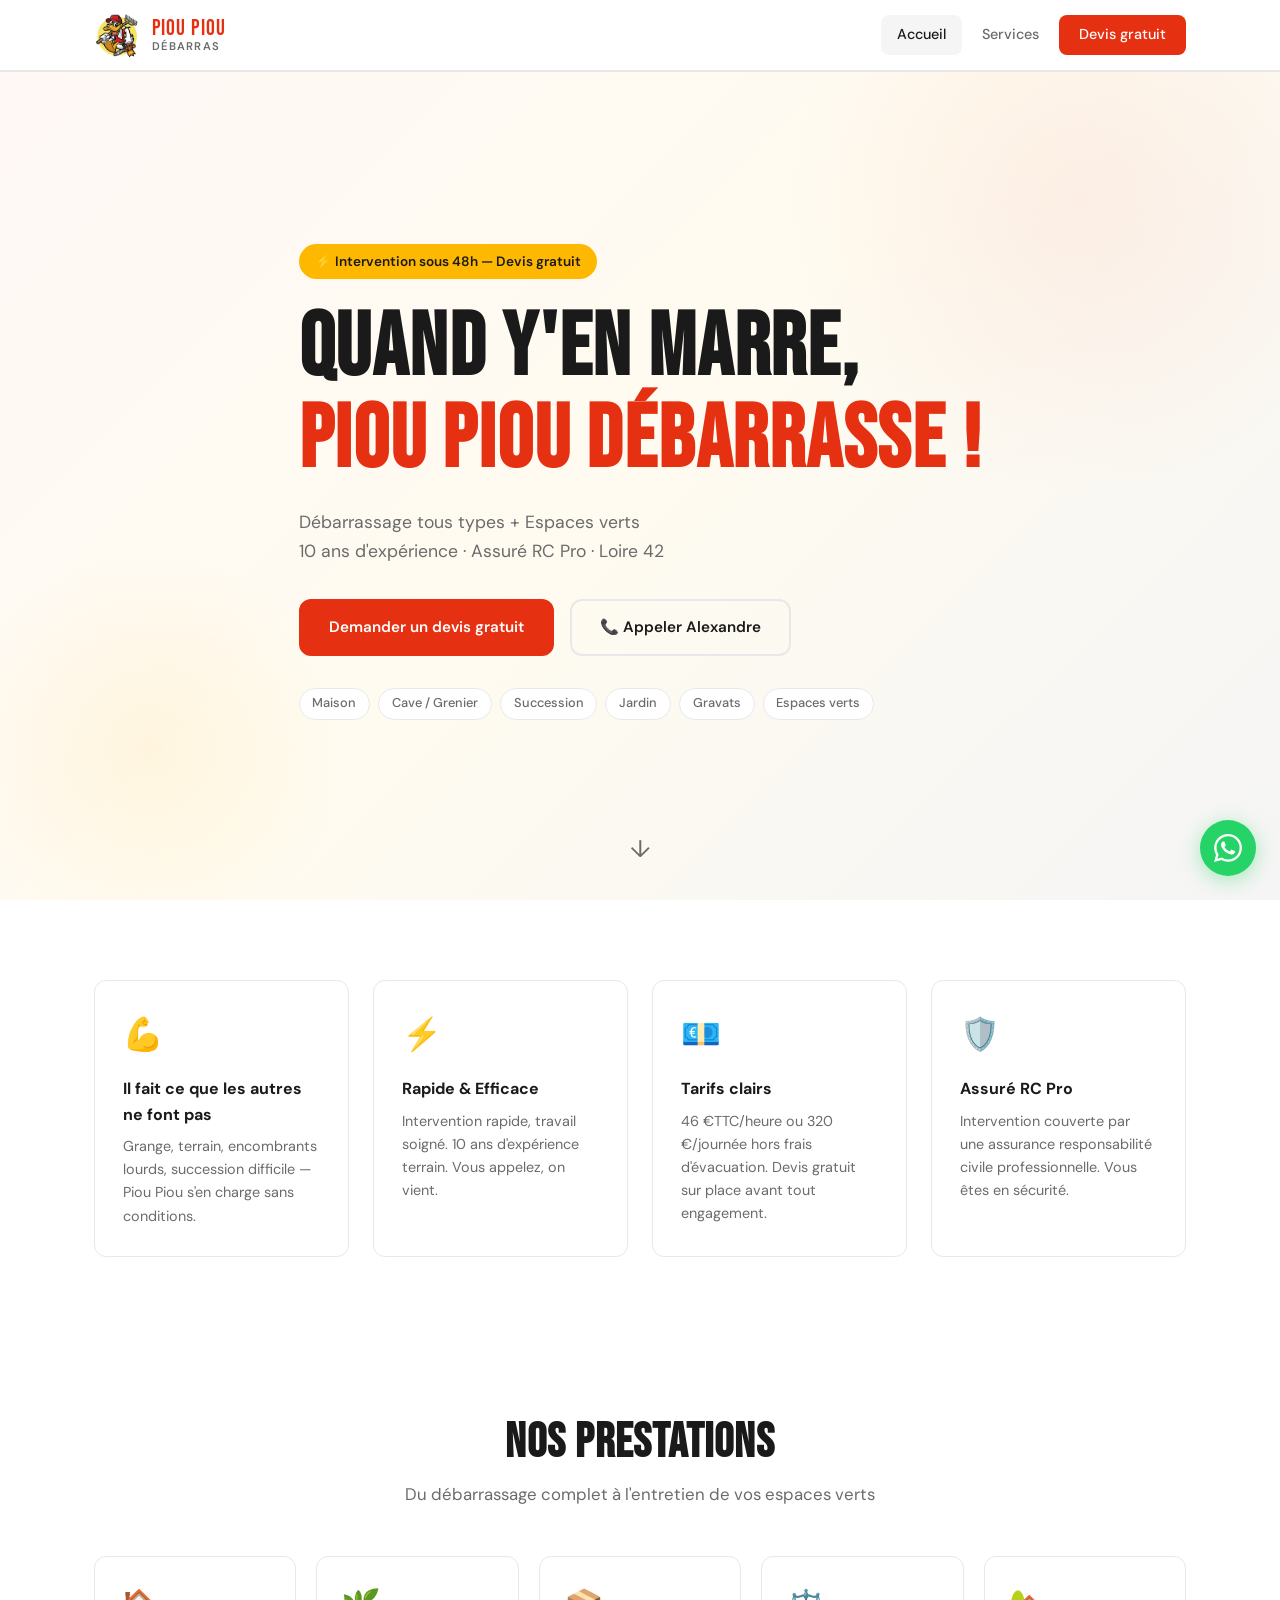
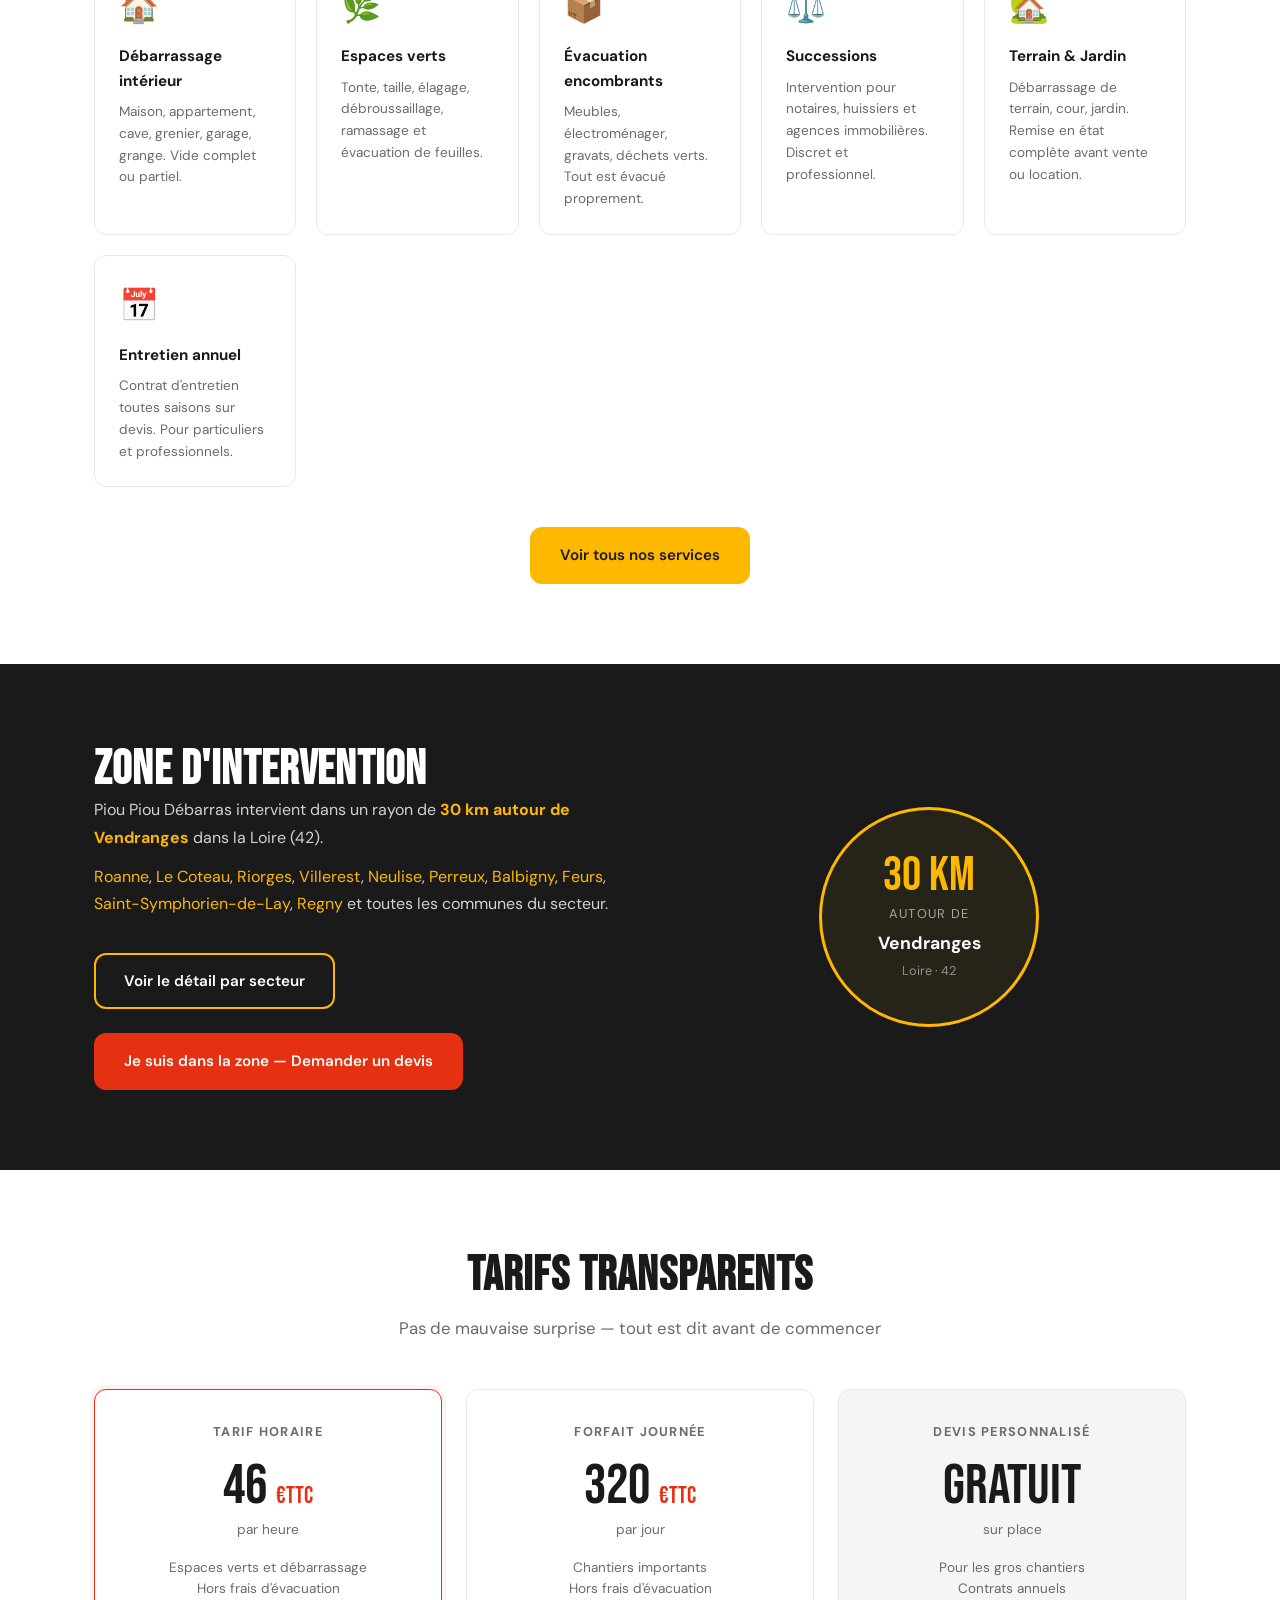
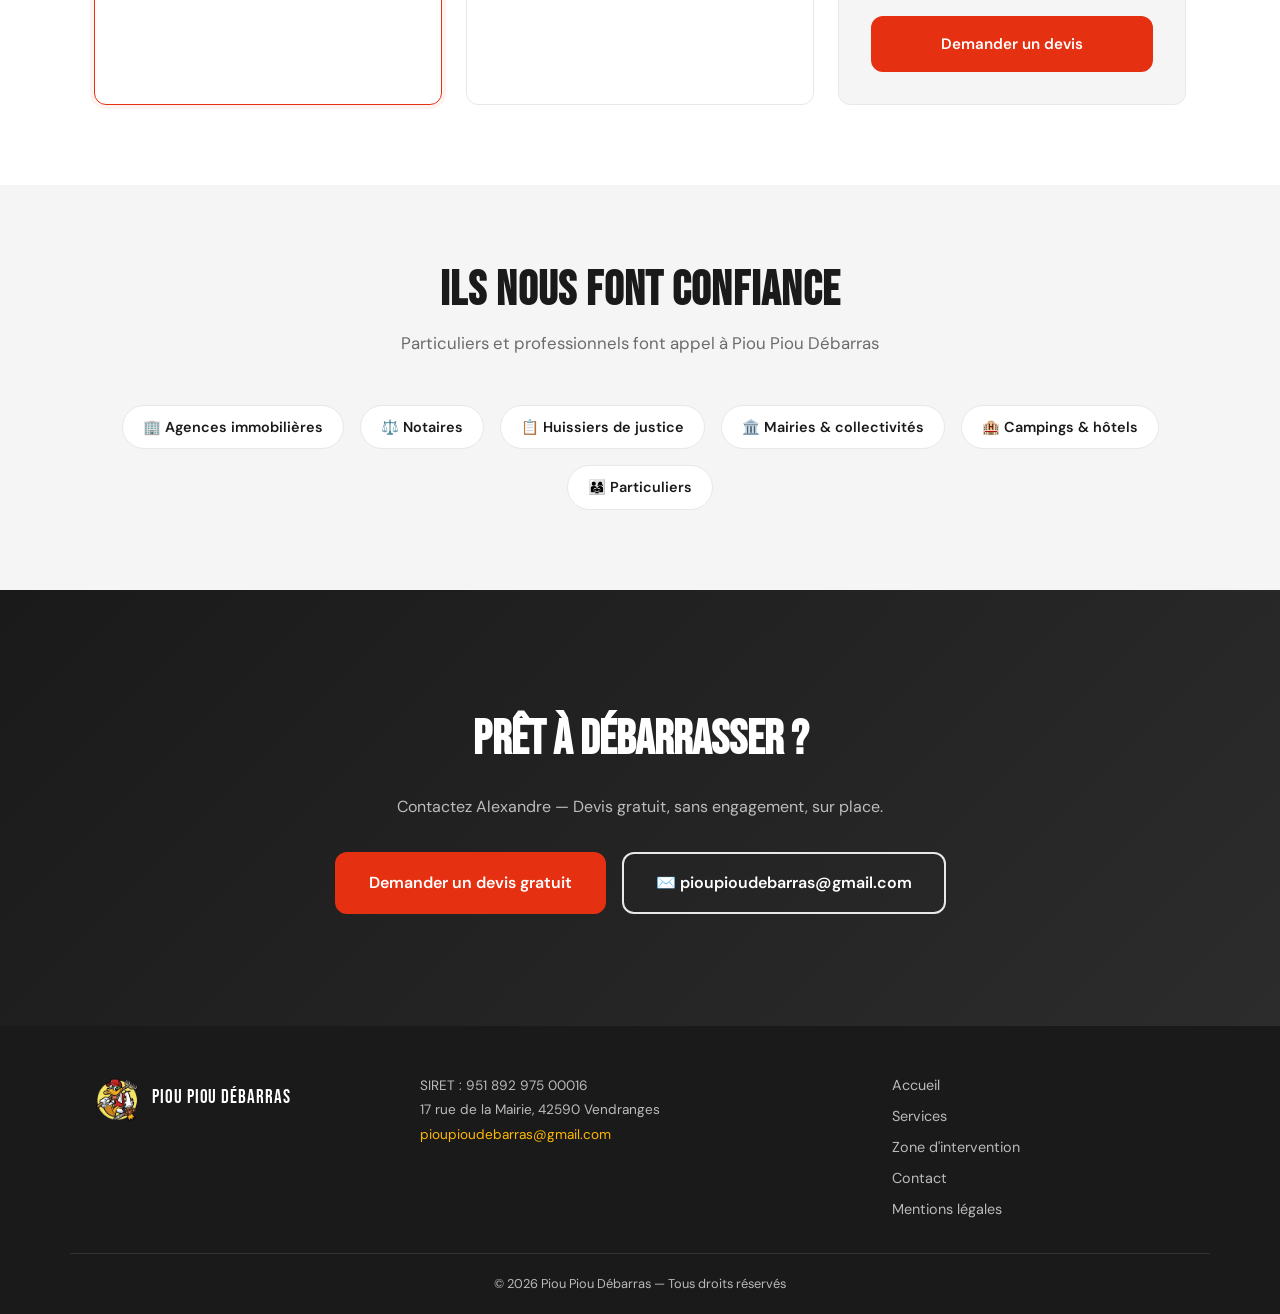
<file: index.html>
<!DOCTYPE html>
<html lang="fr">
<head>
  <meta charset="UTF-8">
  <meta name="viewport" content="width=device-width, initial-scale=1.0">
  <meta name="description" content="Piou Piou Débarras — Spécialiste débarrassage et espaces verts dans un rayon de 30 km autour de Vendranges (Loire 42). Devis gratuit. 10 ans d'expérience.">
  <meta name="keywords" content="débarrassage Vendranges, débarrassage Loire 42, espaces verts Roanne, débarrassage succession, encombrants Loire">

  <!-- LA BALISE SEARCH CONSOLE CORRECTE EST ICI -->
  <meta name="google-site-verification" content="kr7WTRuuuU1o1gtCcCk2jsHR39biETDTBfwg7-vow0M" />

  <title>Piou Piou Débarras — Débarrassage & Espaces Verts | Loire 42</title>

  <!-- Open Graph -->
  <meta property="og:type" content="website">
  <meta property="og:site_name" content="Piou Piou Débarras">
  <meta property="og:locale" content="fr_FR">
  <meta property="og:title" content="Piou Piou Débarras — Débarrassage & Espaces Verts | Loire 42">
  <meta property="og:description" content="Débarrassage tous types et entretien d'espaces verts dans un rayon de 30 km autour de Vendranges (Loire 42). Devis gratuit, 10 ans d'expérience.">
  <meta property="og:image" content="https://pioupioudebarras.fr/logo.png">
  <meta property="og:url" content="https://pioupioudebarras.fr/">

  <!-- Twitter Card -->
  <meta name="twitter:card" content="summary">
  <meta name="twitter:title" content="Piou Piou Débarras — Débarrassage & Espaces Verts | Loire 42">
  <meta name="twitter:description" content="Débarrassage tous types et entretien d'espaces verts dans un rayon de 30 km autour de Vendranges (Loire 42). Devis gratuit.">
  <meta name="twitter:image" content="https://pioupioudebarras.fr/logo.png">
  <link rel="preconnect" href="https://fonts.googleapis.com">
  <link rel="preconnect" href="https://fonts.gstatic.com" crossorigin>
  <link href="https://fonts.googleapis.com/css2?family=Bebas+Neue&family=DM+Sans:wght@400;500;600&display=swap" rel="stylesheet">
  <link rel="stylesheet" href="style.css?v=1">

  <link rel="apple-touch-icon" sizes="180x180" href="/apple-touch-icon.png">
  <link rel="icon" type="image/png" sizes="32x32" href="/favicon-32x32.png">
  <link rel="icon" type="image/png" sizes="16x16" href="/favicon-16x16.png">
  <link rel="shortcut icon" href="/favicon.ico" type="image/x-icon">

  <script type="application/ld+json">
  {
    "@context": "https://schema.org",
    "@type": "LocalBusiness",
    "@id": "https://pioupioudebarras.fr/#business",
    "name": "Piou Piou Débarras",
    "image": "https://pioupioudebarras.fr/logo.png",
    "url": "https://pioupioudebarras.fr/",
    "telephone": "+33625133641",
    "email": "pioupioudebarras@gmail.com",
    "taxID": "951 892 975 00016",
    "description": "Débarrassage tous types (maison, cave, grenier, grange, succession) et entretien d'espaces verts dans un rayon de 30 km autour de Vendranges, Loire (42).",
    "address": {
      "@type": "PostalAddress",
      "streetAddress": "17 rue de la Mairie",
      "addressLocality": "Vendranges",
      "postalCode": "42590",
      "addressRegion": "Loire",
      "addressCountry": "FR"
    },
    "geo": {
      "@type": "GeoCoordinates",
      "latitude": 45.7611,
      "longitude": 4.8594
    },
    "areaServed": {
      "@type": "GeoCircle",
      "geoMidpoint": {
        "@type": "GeoCoordinates",
        "latitude": 45.7611,
        "longitude": 4.8594
      },
      "geoRadius": "30000"
    },
    "priceRange": "46€ - 320€"
  }
  </script>
</head>
<body>

  <!-- HEADER -->
  <header class="header" id="header">
    <div class="container header__inner">
      <a href="index.html" class="logo">
        <img src="logo.png" alt="Logo Piou Piou Débarras" class="logo__img">
        <div class="logo__text">
          <span class="logo__name">Piou Piou</span>
          <span class="logo__sub">Débarras</span>
        </div>
      </a>
      <nav class="nav" id="nav">
        <a href="index.html" class="nav__link active">Accueil</a>
        <a href="services.html" class="nav__link">Services</a>
        <a href="contact.html" class="nav__link nav__cta">Devis gratuit</a>
      </nav>
      <button class="burger" id="burger" aria-label="Menu">
        <span></span><span></span><span></span>
      </button>
    </div>
  </header>

  <!-- HERO -->
  <section class="hero">
    <div class="hero__bg"></div>
    <div class="container hero__inner">
      <div class="hero__badge">⚡ Intervention sous 48h — Devis gratuit</div>
      <h1 class="hero__title">Quand y'en marre,<br><span class="hero__accent">Piou Piou débarrasse&nbsp;!</span></h1>
      <p class="hero__desc">Débarrassage tous types + Espaces verts<br>10 ans d'expérience · Assuré RC Pro · Loire 42</p>
      <div class="hero__actions">
        <a href="contact.html" class="btn btn--primary">Demander un devis gratuit</a>
        <a href="tel:+33625133641" class="btn btn--outline">📞 Appeler Alexandre</a>
      </div>
      <div class="hero__tags">
        <span class="tag">Maison</span>
        <span class="tag">Cave / Grenier</span>
        <span class="tag">Succession</span>
        <span class="tag">Jardin</span>
        <span class="tag">Gravats</span>
        <span class="tag">Espaces verts</span>
      </div>
    </div>
    <div class="hero__scroll">↓</div>
  </section>

  <!-- ARGUMENTS -->
  <section class="args section">
    <div class="container">
      <div class="args__grid">
        <div class="arg">
          <div class="arg__icon">💪</div>
          <h3 class="arg__title">Il fait ce que les autres ne font pas</h3>
          <p class="arg__text">Grange, terrain, encombrants lourds, succession difficile — Piou Piou s'en charge sans conditions.</p>
        </div>
        <div class="arg">
          <div class="arg__icon">⚡</div>
          <h3 class="arg__title">Rapide & Efficace</h3>
          <p class="arg__text">Intervention rapide, travail soigné. 10 ans d'expérience terrain. Vous appelez, on vient.</p>
        </div>
        <div class="arg">
          <div class="arg__icon">💶</div>
          <h3 class="arg__title">Tarifs clairs</h3>
          <p class="arg__text">46 €TTC/heure ou 320 €/journée hors frais d'évacuation. Devis gratuit sur place avant tout engagement.</p>
        </div>
        <div class="arg">
          <div class="arg__icon">🛡️</div>
          <h3 class="arg__title">Assuré RC Pro</h3>
          <p class="arg__text">Intervention couverte par une assurance responsabilité civile professionnelle. Vous êtes en sécurité.</p>
        </div>
      </div>
    </div>
  </section>

  <!-- SERVICES APERCU -->
  <section class="services-preview section">
    <div class="container">
      <div class="section__header">
        <h2 class="section__title">Nos prestations</h2>
        <p class="section__sub">Du débarrassage complet à l'entretien de vos espaces verts</p>
      </div>
      <div class="services__grid">
        <div class="service-card">
          <div class="service-card__emoji">🏠</div>
          <h3 class="service-card__title">Débarrassage intérieur</h3>
          <p class="service-card__text">Maison, appartement, cave, grenier, garage, grange. Vide complet ou partiel.</p>
        </div>
        <div class="service-card">
          <div class="service-card__emoji">🌿</div>
          <h3 class="service-card__title">Espaces verts</h3>
          <p class="service-card__text">Tonte, taille, élagage, débroussaillage, ramassage et évacuation de feuilles.</p>
        </div>
        <div class="service-card">
          <div class="service-card__emoji">📦</div>
          <h3 class="service-card__title">Évacuation encombrants</h3>
          <p class="service-card__text">Meubles, électroménager, gravats, déchets verts. Tout est évacué proprement.</p>
        </div>
        <div class="service-card">
          <div class="service-card__emoji">⚖️</div>
          <h3 class="service-card__title">Successions</h3>
          <p class="service-card__text">Intervention pour notaires, huissiers et agences immobilières. Discret et professionnel.</p>
        </div>
        <div class="service-card">
          <div class="service-card__emoji">🏡</div>
          <h3 class="service-card__title">Terrain & Jardin</h3>
          <p class="service-card__text">Débarrassage de terrain, cour, jardin. Remise en état complète avant vente ou location.</p>
        </div>
        <div class="service-card">
          <div class="service-card__emoji">📅</div>
          <h3 class="service-card__title">Entretien annuel</h3>
          <p class="service-card__text">Contrat d'entretien toutes saisons sur devis. Pour particuliers et professionnels.</p>
        </div>
      </div>
      <div class="services__cta">
        <a href="services.html" class="btn btn--secondary">Voir tous nos services</a>
      </div>
    </div>
  </section>

  <!-- ZONE INTERVENTION -->
  <section class="zone section section--dark">
    <div class="container">
      <div class="zone__inner">
        <div class="zone__text">
          <h2 class="section__title section__title--light">Zone d'intervention</h2>
          <p class="zone__desc">Piou Piou Débarras intervient dans un rayon de <strong>30 km autour de Vendranges</strong> dans la Loire (42).</p>
          <p class="zone__desc"><a href="zone-intervention.html#roanne" style="color:var(--yellow)">Roanne</a>, <a href="zone-intervention.html#le-coteau" style="color:var(--yellow)">Le Coteau</a>, <a href="zone-intervention.html#riorges" style="color:var(--yellow)">Riorges</a>, <a href="zone-intervention.html#villerest" style="color:var(--yellow)">Villerest</a>, <a href="zone-intervention.html#neulise" style="color:var(--yellow)">Neulise</a>, <a href="zone-intervention.html#perreux" style="color:var(--yellow)">Perreux</a>, <a href="zone-intervention.html#balbigny" style="color:var(--yellow)">Balbigny</a>, <a href="zone-intervention.html#feurs" style="color:var(--yellow)">Feurs</a>, <a href="zone-intervention.html#saint-symphorien-de-lay" style="color:var(--yellow)">Saint-Symphorien-de-Lay</a>, <a href="zone-intervention.html#regny" style="color:var(--yellow)">Regny</a> et toutes les communes du secteur.</p>
          <a href="zone-intervention.html" class="btn btn--outline" style="margin-top:1.5rem;border-color:var(--yellow);color:var(--white)">Voir le détail par secteur</a>
          <a href="contact.html" class="btn btn--primary" style="margin-top:1.5rem">Je suis dans la zone — Demander un devis</a>
        </div>
        <div class="zone__visual">
          <div class="zone__circle">
            <span class="zone__km">30 km</span>
            <span class="zone__around">autour de</span>
            <span class="zone__city">Vendranges</span>
            <span class="zone__dept">Loire · 42</span>
          </div>
        </div>
      </div>
    </div>
  </section>

  <!-- TARIFS -->
  <section class="tarifs section">
    <div class="container">
      <div class="section__header">
        <h2 class="section__title">Tarifs transparents</h2>
        <p class="section__sub">Pas de mauvaise surprise — tout est dit avant de commencer</p>
      </div>
      <div class="tarifs__grid">
        <div class="tarif-card tarif-card--featured">
          <div class="tarif-card__label">Tarif horaire</div>
          <div class="tarif-card__price">46 <span>€TTC</span></div>
          <div class="tarif-card__unit">par heure</div>
          <p class="tarif-card__note">Espaces verts et débarrassage<br>Hors frais d'évacuation</p>
        </div>
        <div class="tarif-card">
          <div class="tarif-card__label">Forfait journée</div>
          <div class="tarif-card__price">320 <span>€TTC</span></div>
          <div class="tarif-card__unit">par jour</div>
          <p class="tarif-card__note">Chantiers importants<br>Hors frais d'évacuation</p>
        </div>
        <div class="tarif-card tarif-card--devis">
          <div class="tarif-card__label">Devis personnalisé</div>
          <div class="tarif-card__price">Gratuit</div>
          <div class="tarif-card__unit">sur place</div>
          <p class="tarif-card__note">Pour les gros chantiers<br>Contrats annuels</p>
          <a href="contact.html" class="btn btn--primary" style="margin-top:1rem;width:100%">Demander un devis</a>
        </div>
      </div>
    </div>
  </section>

  <!-- CLIENTS PRO -->
  <section class="pro section section--light">
    <div class="container">
      <div class="section__header">
        <h2 class="section__title">Ils nous font confiance</h2>
        <p class="section__sub">Particuliers et professionnels font appel à Piou Piou Débarras</p>
      </div>
      <div class="pro__grid">
        <div class="pro__item">🏢 Agences immobilières</div>
        <div class="pro__item">⚖️ Notaires</div>
        <div class="pro__item">📋 Huissiers de justice</div>
        <div class="pro__item">🏛️ Mairies & collectivités</div>
        <div class="pro__item">🏨 Campings & hôtels</div>
        <div class="pro__item">👨‍👩‍👧 Particuliers</div>
      </div>
    </div>
  </section>

  <section class="cta-final section">
  <div class="container">
    <div class="cta-final__inner">
      <h2 class="cta-final__title">Prêt à débarrasser ?</h2>
      <p class="cta-final__sub">Contactez Alexandre — Devis gratuit, sans engagement, sur place.</p>
      <div class="cta-final__actions">
        <a href="contact.html" class="btn btn--primary btn--lg">Demander un devis gratuit</a>
        <a href="mailto:pioupioudebarras@gmail.com" class="btn btn--outline btn--lg" style="color: #ffffff !important;">✉️ pioupioudebarras@gmail.com</a>
      </div>
    </div>
  </div>
</section>

  <!-- FOOTER -->
  <footer class="footer">
    <div class="container footer__inner">
      <div class="footer__brand">
        <img src="logo.png" alt="Logo Piou Piou Débarras" class="logo__img-footer">
        <span class="footer__name">Piou Piou Débarras</span>
      </div>
      <div class="footer__info">
        <p>SIRET : 951 892 975 00016</p>
        <p>17 rue de la Mairie, 42590 Vendranges</p>
        <p><a href="mailto:pioupioudebarras@gmail.com">pioupioudebarras@gmail.com</a></p>
      </div>
      <div class="footer__links">
        <a href="index.html">Accueil</a>
        <a href="services.html">Services</a>
        <a href="zone-intervention.html">Zone d'intervention</a>
        <a href="contact.html">Contact</a>
        <a href="mentions-legales.html">Mentions légales</a>
      </div>
    </div>
    <div class="footer__bottom">
      <p>© 2026 Piou Piou Débarras — Tous droits réservés</p>
    </div>
  </footer>

  <!-- WHATSAPP FLOAT -->
  <a href="https://wa.me/33625133641" class="whatsapp-float" target="_blank" rel="noopener" aria-label="WhatsApp">
    <svg viewBox="0 0 24 24" fill="white" width="28" height="28"><path d="M17.472 14.382c-.297-.149-1.758-.867-2.03-.967-.273-.099-.471-.148-.67.15-.197.297-.767.966-.94 1.164-.173.199-.347.223-.644.075-.297-.15-1.255-.463-2.39-1.475-.883-.788-1.48-1.761-1.653-2.059-.173-.297-.018-.458.13-.606.134-.133.298-.347.446-.52.149-.174.198-.298.298-.497.099-.198.05-.371-.025-.52-.075-.149-.669-1.612-.916-2.207-.242-.579-.487-.5-.669-.51-.173-.008-.371-.01-.57-.01-.198 0-.52.074-.792.372-.272.297-1.04 1.016-1.04 2.479 0 1.462 1.065 2.875 1.213 3.074.149.198 2.096 3.2 5.077 4.487.709.306 1.262.489 1.694.625.712.227 1.36.195 1.871.118.571-.085 1.758-.719 2.006-1.413.248-.694.248-1.289.173-1.413-.074-.124-.272-.198-.57-.347m-5.421 7.403h-.004a9.87 9.87 0 01-5.031-1.378l-.361-.214-3.741.982.998-3.648-.235-.374a9.86 9.86 0 01-1.51-5.26c.001-5.45 4.436-9.884 9.888-9.884 2.64 0 5.122 1.03 6.988 2.898a9.825 9.825 0 012.893 6.994c-.003 5.45-4.437 9.884-9.885 9.884m8.413-18.297A11.815 11.815 0 0012.05 0C5.495 0 .16 5.335.157 11.892c0 2.096.547 4.142 1.588 5.945L.057 24l6.305-1.654a11.882 11.882 0 005.683 1.448h.005c6.554 0 11.89-5.335 11.893-11.893a11.821 11.821 0 00-3.48-8.413z"/></svg>
  </a>

  <script src="main.js"></script>
</body>
</html>
</file>
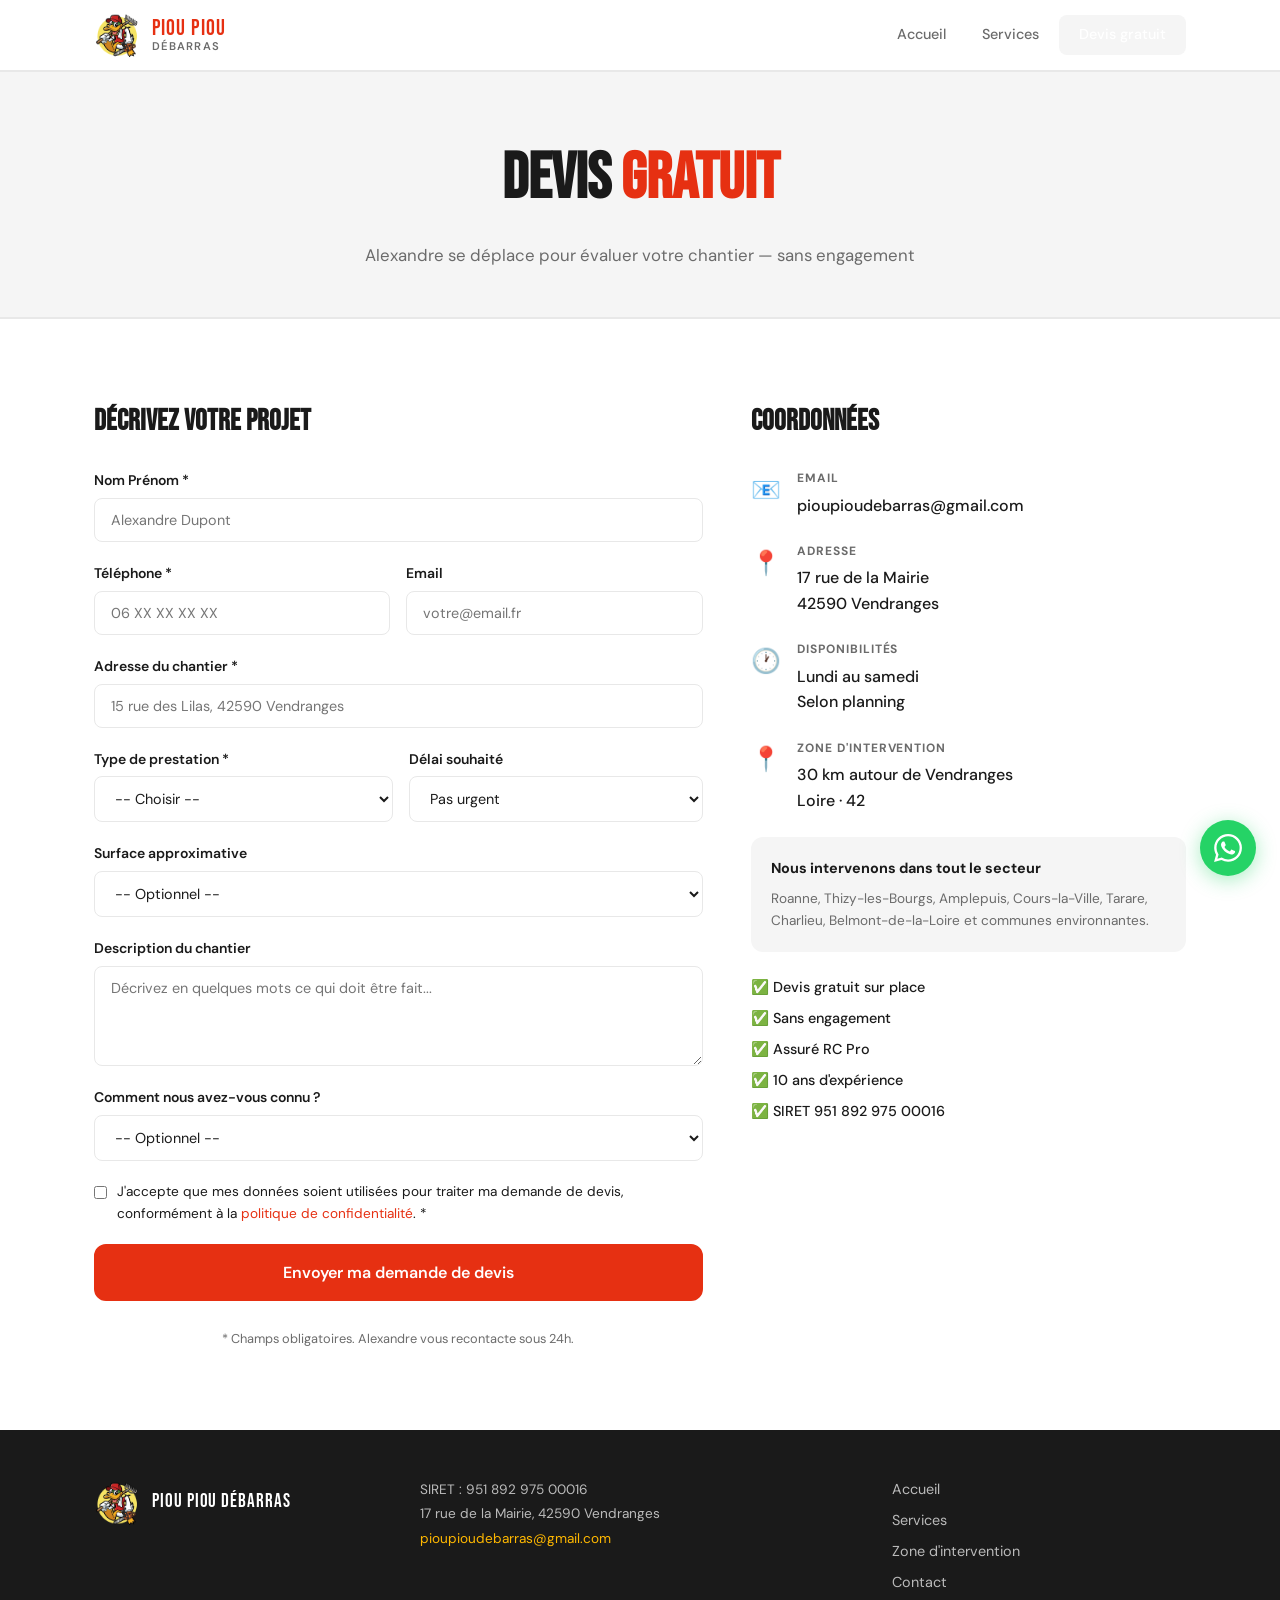
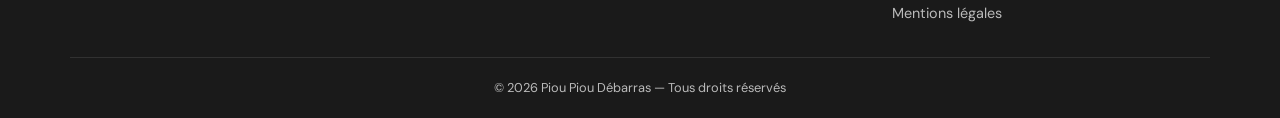
<file: contact.html>
<!DOCTYPE html>
<html lang="fr">
<head>
  <meta charset="UTF-8">
  <meta name="viewport" content="width=device-width, initial-scale=1.0">
  <meta name="description" content="Contactez Piou Piou Débarras — Devis gratuit débarrassage et espaces verts Loire 42. Alexandre Pontille, Vendranges.">
  <title>Contact & Devis Gratuit — Piou Piou Débarras | Loire 42</title>

  <!-- Open Graph -->
  <meta property="og:type" content="website">
  <meta property="og:site_name" content="Piou Piou Débarras">
  <meta property="og:locale" content="fr_FR">
  <meta property="og:title" content="Contact & Devis Gratuit — Piou Piou Débarras | Loire 42">
  <meta property="og:description" content="Devis gratuit débarrassage et espaces verts Loire 42. Alexandre Pontille, Vendranges.">
  <meta property="og:image" content="https://pioupioudebarras.fr/logo.png">
  <meta property="og:url" content="https://pioupioudebarras.fr/contact.html">

  <!-- Twitter Card -->
  <meta name="twitter:card" content="summary">
  <meta name="twitter:title" content="Contact & Devis Gratuit — Piou Piou Débarras | Loire 42">
  <meta name="twitter:description" content="Devis gratuit débarrassage et espaces verts Loire 42. Alexandre Pontille, Vendranges.">
  <meta name="twitter:image" content="https://pioupioudebarras.fr/logo.png">
  <link rel="preconnect" href="https://fonts.googleapis.com">
  <link rel="preconnect" href="https://fonts.gstatic.com" crossorigin>
  <link href="https://fonts.googleapis.com/css2?family=Bebas+Neue&family=DM+Sans:wght@400;500;600&display=swap" rel="stylesheet">
  <link rel="stylesheet" href="style.css?v=1">

  <!-- Liens pour le Favicon (Logo dans les recherches et favoris) -->
  <link rel="apple-touch-icon" sizes="180x180" href="/apple-touch-icon.png">
  <link rel="icon" type="image/png" sizes="32x32" href="/favicon-32x32.png">
  <link rel="icon" type="image/png" sizes="16x16" href="/favicon-16x16.png">
  <link rel="shortcut icon" href="/favicon.ico" type="image/x-icon">

  <script type="application/ld+json">
  {
    "@context": "https://schema.org",
    "@type": "LocalBusiness",
    "@id": "https://pioupioudebarras.fr/#business",
    "name": "Piou Piou Débarras",
    "image": "https://pioupioudebarras.fr/logo.png",
    "url": "https://pioupioudebarras.fr/",
    "telephone": "+33625133641",
    "email": "pioupioudebarras@gmail.com",
    "taxID": "951 892 975 00016",
    "description": "Débarrassage tous types (maison, cave, grenier, grange, succession) et entretien d'espaces verts dans un rayon de 30 km autour de Vendranges, Loire (42).",
    "address": {
      "@type": "PostalAddress",
      "streetAddress": "17 rue de la Mairie",
      "addressLocality": "Vendranges",
      "postalCode": "42590",
      "addressRegion": "Loire",
      "addressCountry": "FR"
    },
    "geo": {
      "@type": "GeoCoordinates",
      "latitude": 45.7611,
      "longitude": 4.8594
    },
    "areaServed": {
      "@type": "GeoCircle",
      "geoMidpoint": {
        "@type": "GeoCoordinates",
        "latitude": 45.7611,
        "longitude": 4.8594
      },
      "geoRadius": "30000"
    },
    "priceRange": "46€ - 320€"
  }
  </script>
</head>
<body>

  <header class="header" id="header">
    <div class="container header__inner">
      <a href="index.html" class="logo">
        <img src="logo.png" alt="Piou Piou Débarras" class="logo__img-header">
        <div class="logo__text">
          <span class="logo__name">Piou Piou</span>
          <span class="logo__sub">Débarras</span>
        </div>
      </a>
      <nav class="nav" id="nav">
        <a href="index.html" class="nav__link">Accueil</a>
        <a href="services.html" class="nav__link">Services</a>
        <a href="contact.html" class="nav__link nav__cta active">Devis gratuit</a>
      </nav>
      <button class="burger" id="burger" aria-label="Menu">
        <span></span><span></span><span></span>
      </button>
    </div>
  </header>

  <section class="page-hero">
    <div class="container">
      <h1 class="page-hero__title">Devis <span class="hero__accent">Gratuit</span></h1>
      <p class="page-hero__sub">Alexandre se déplace pour évaluer votre chantier — sans engagement</p>
    </div>
  </section>

  <section class="section">
    <div class="container">
      <div class="contact__grid">

        <!-- FORMULAIRE -->
        <div class="contact__form-wrap">
          <h2 class="contact__form-title">Décrivez votre projet</h2>
          <form class="contact-form" id="contactForm" action="https://formspree.io/f/xqejrvqp" method="POST">
            <div class="form-group">
              <label for="nom">Nom Prénom *</label>
              <input type="text" id="nom" name="nom" required placeholder="Alexandre Dupont">
            </div>
            <div class="form-row">
              <div class="form-group">
                <label for="tel">Téléphone *</label>
                <input type="tel" id="tel" name="telephone" required placeholder="06 XX XX XX XX">
              </div>
              <div class="form-group">
                <label for="email">Email</label>
                <input type="email" id="email" name="email" placeholder="votre@email.fr">
              </div>
            </div>
            <div class="form-group">
              <label for="adresse">Adresse du chantier *</label>
              <input type="text" id="adresse" name="adresse" required placeholder="15 rue des Lilas, 42590 Vendranges">
            </div>
            <div class="form-row">
              <div class="form-group">
                <label for="prestation">Type de prestation *</label>
                <select id="prestation" name="prestation" required>
                  <option value="">-- Choisir --</option>
                  <option value="debarrassage-maison">Débarrassage maison / appartement</option>
                  <option value="debarrassage-cave">Cave / Grenier / Garage</option>
                  <option value="debarrassage-grange">Grange / Bâtiment agricole</option>
                  <option value="succession">Succession</option>
                  <option value="encombrants">Évacuation encombrants / gravats</option>
                  <option value="terrain">Terrain / Jardin</option>
                  <option value="espaces-verts">Espaces verts</option>
                  <option value="contrat-annuel">Contrat entretien annuel</option>
                  <option value="autre">Autre</option>
                </select>
              </div>
              <div class="form-group">
                <label for="urgence">Délai souhaité</label>
                <select id="urgence" name="urgence">
                  <option value="normal">Pas urgent</option>
                  <option value="15j">Sous 15 jours</option>
                  <option value="urgent">Urgent</option>
                </select>
              </div>
            </div>
            <div class="form-group">
              <label for="surface">Surface approximative</label>
              <select id="surface" name="surface">
                <option value="">-- Optionnel --</option>
                <option value="petit">Moins de 100 m²</option>
                <option value="moyen">100 à 500 m²</option>
                <option value="grand">Plus de 500 m²</option>
              </select>
            </div>
            <div class="form-group">
              <label for="message">Description du chantier</label>
              <textarea id="message" name="message" rows="4" placeholder="Décrivez en quelques mots ce qui doit être fait..."></textarea>
            </div>
            <div class="form-group">
              <label for="source">Comment nous avez-vous connu ?</label>
              <select id="source" name="source">
                <option value="">-- Optionnel --</option>
                <option value="google">Google</option>
                <option value="bouche">Bouche à oreille</option>
                <option value="reseaux">Réseaux sociaux</option>
                <option value="autre">Autre</option>
              </select>
            </div>
            <div class="form-group" style="flex-direction:row;align-items:flex-start;gap:0.6rem">
              <input type="checkbox" id="consentement" name="consentement" required style="margin-top:0.3rem;width:auto">
              <label for="consentement" style="font-weight:400;font-size:0.85rem">J'accepte que mes données soient utilisées pour traiter ma demande de devis, conformément à la <a href="mentions-legales.html#donnees-personnelles" style="color:var(--red)">politique de confidentialité</a>. *</label>
            </div>
            <button type="submit" class="btn btn--primary btn--lg btn--full">Envoyer ma demande de devis</button>
            <p class="form__mention">* Champs obligatoires. Alexandre vous recontacte sous 24h.</p>
          </form>
          <div class="form-success" id="formSuccess" style="display:none">
            <div class="form-success__icon">✅</div>
            <h3>Demande envoyée !</h3>
            <p>Alexandre vous recontactera dans les 24h pour organiser la visite gratuite.</p>
          </div>
        </div>

        <!-- INFOS CONTACT -->
        <div class="contact__info">
          <h2 class="contact__info-title">Coordonnées</h2>

          <div class="contact__item">
            <div class="contact__item-icon">📧</div>
            <div>
              <div class="contact__item-label">Email</div>
              <a href="mailto:pioupioudebarras@gmail.com" class="contact__item-value">pioupioudebarras@gmail.com</a>
            </div>
          </div>

          <div class="contact__item">
            <div class="contact__item-icon">📍</div>
            <div>
              <div class="contact__item-label">Adresse</div>
              <div class="contact__item-value">17 rue de la Mairie<br>42590 Vendranges</div>
            </div>
          </div>

          <div class="contact__item">
            <div class="contact__item-icon">🕐</div>
            <div>
              <div class="contact__item-label">Disponibilités</div>
              <div class="contact__item-value">Lundi au samedi<br>Selon planning</div>
            </div>
          </div>

          <div class="contact__item">
            <div class="contact__item-icon">📍</div>
            <div>
              <div class="contact__item-label">Zone d'intervention</div>
              <div class="contact__item-value">30 km autour de Vendranges<br>Loire · 42</div>
            </div>
          </div>

          <div class="contact__zone-box">
            <h3>Nous intervenons dans tout le secteur</h3>
            <p>Roanne, Thizy-les-Bourgs, Amplepuis, Cours-la-Ville, Tarare, Charlieu, Belmont-de-la-Loire et communes environnantes.</p>
          </div>

          <div class="contact__reassure">
            <div class="contact__reassure-item">✅ Devis gratuit sur place</div>
            <div class="contact__reassure-item">✅ Sans engagement</div>
            <div class="contact__reassure-item">✅ Assuré RC Pro</div>
            <div class="contact__reassure-item">✅ 10 ans d'expérience</div>
            <div class="contact__reassure-item">✅ SIRET 951 892 975 00016</div>
          </div>
        </div>

      </div>
    </div>
  </section>

  <footer class="footer">
    <div class="container footer__inner">
      <div class="footer__brand">
        <img src="logo.png" alt="Piou Piou Débarras" class="logo__img-footer">
        <span class="footer__name">Piou Piou Débarras</span>
      </div>
      <div class="footer__info">
        <p>SIRET : 951 892 975 00016</p>
        <p>17 rue de la Mairie, 42590 Vendranges</p>
        <p><a href="mailto:pioupioudebarras@gmail.com">pioupioudebarras@gmail.com</a></p>
      </div>
      <div class="footer__links">
        <a href="index.html">Accueil</a>
        <a href="services.html">Services</a>
        <a href="zone-intervention.html">Zone d'intervention</a>
        <a href="contact.html">Contact</a>
        <a href="mentions-legales.html">Mentions légales</a>
      </div>
    </div>
    <div class="footer__bottom">
      <p>© 2026 Piou Piou Débarras — Tous droits réservés</p>
    </div>
  </footer>

  <a href="https://wa.me/33625133641" class="whatsapp-float" target="_blank" rel="noopener" aria-label="WhatsApp">
    <svg viewBox="0 0 24 24" fill="white" width="28" height="28"><path d="M17.472 14.382c-.297-.149-1.758-.867-2.03-.967-.273-.099-.471-.148-.67.15-.197.297-.767.966-.94 1.164-.173.199-.347.223-.644.075-.297-.15-1.255-.463-2.39-1.475-.883-.788-1.48-1.761-1.653-2.059-.173-.297-.018-.458.13-.606.134-.133.298-.347.446-.52.149-.174.198-.298.298-.497.099-.198.05-.371-.025-.52-.075-.149-.669-1.612-.916-2.207-.242-.579-.487-.5-.669-.51-.173-.008-.371-.01-.57-.01-.198 0-.52.074-.792.372-.272.297-1.04 1.016-1.04 2.479 0 1.462 1.065 2.875 1.213 3.074.149.198 2.096 3.2 5.077 4.487.709.306 1.262.489 1.694.625.712.227 1.36.195 1.871.118.571-.085 1.758-.719 2.006-1.413.248-.694.248-1.289.173-1.413-.074-.124-.272-.198-.57-.347m-5.421 7.403h-.004a9.87 9.87 0 01-5.031-1.378l-.361-.214-3.741.982.998-3.648-.235-.374a9.86 9.86 0 01-1.51-5.26c.001-5.45 4.436-9.884 9.888-9.884 2.64 0 5.122 1.03 6.988 2.898a9.825 9.825 0 012.893 6.994c-.003 5.45-4.437 9.884-9.885 9.884m8.413-18.297A11.815 11.815 0 0012.05 0C5.495 0 .16 5.335.157 11.892c0 2.096.547 4.142 1.588 5.945L.057 24l6.305-1.654a11.882 11.882 0 005.683 1.448h.005c6.554 0 11.89-5.335 11.893-11.893a11.821 11.821 0 00-3.48-8.413z"/></svg>
  </a>

  <script src="main.js"></script>
</body>
</html>
</file>
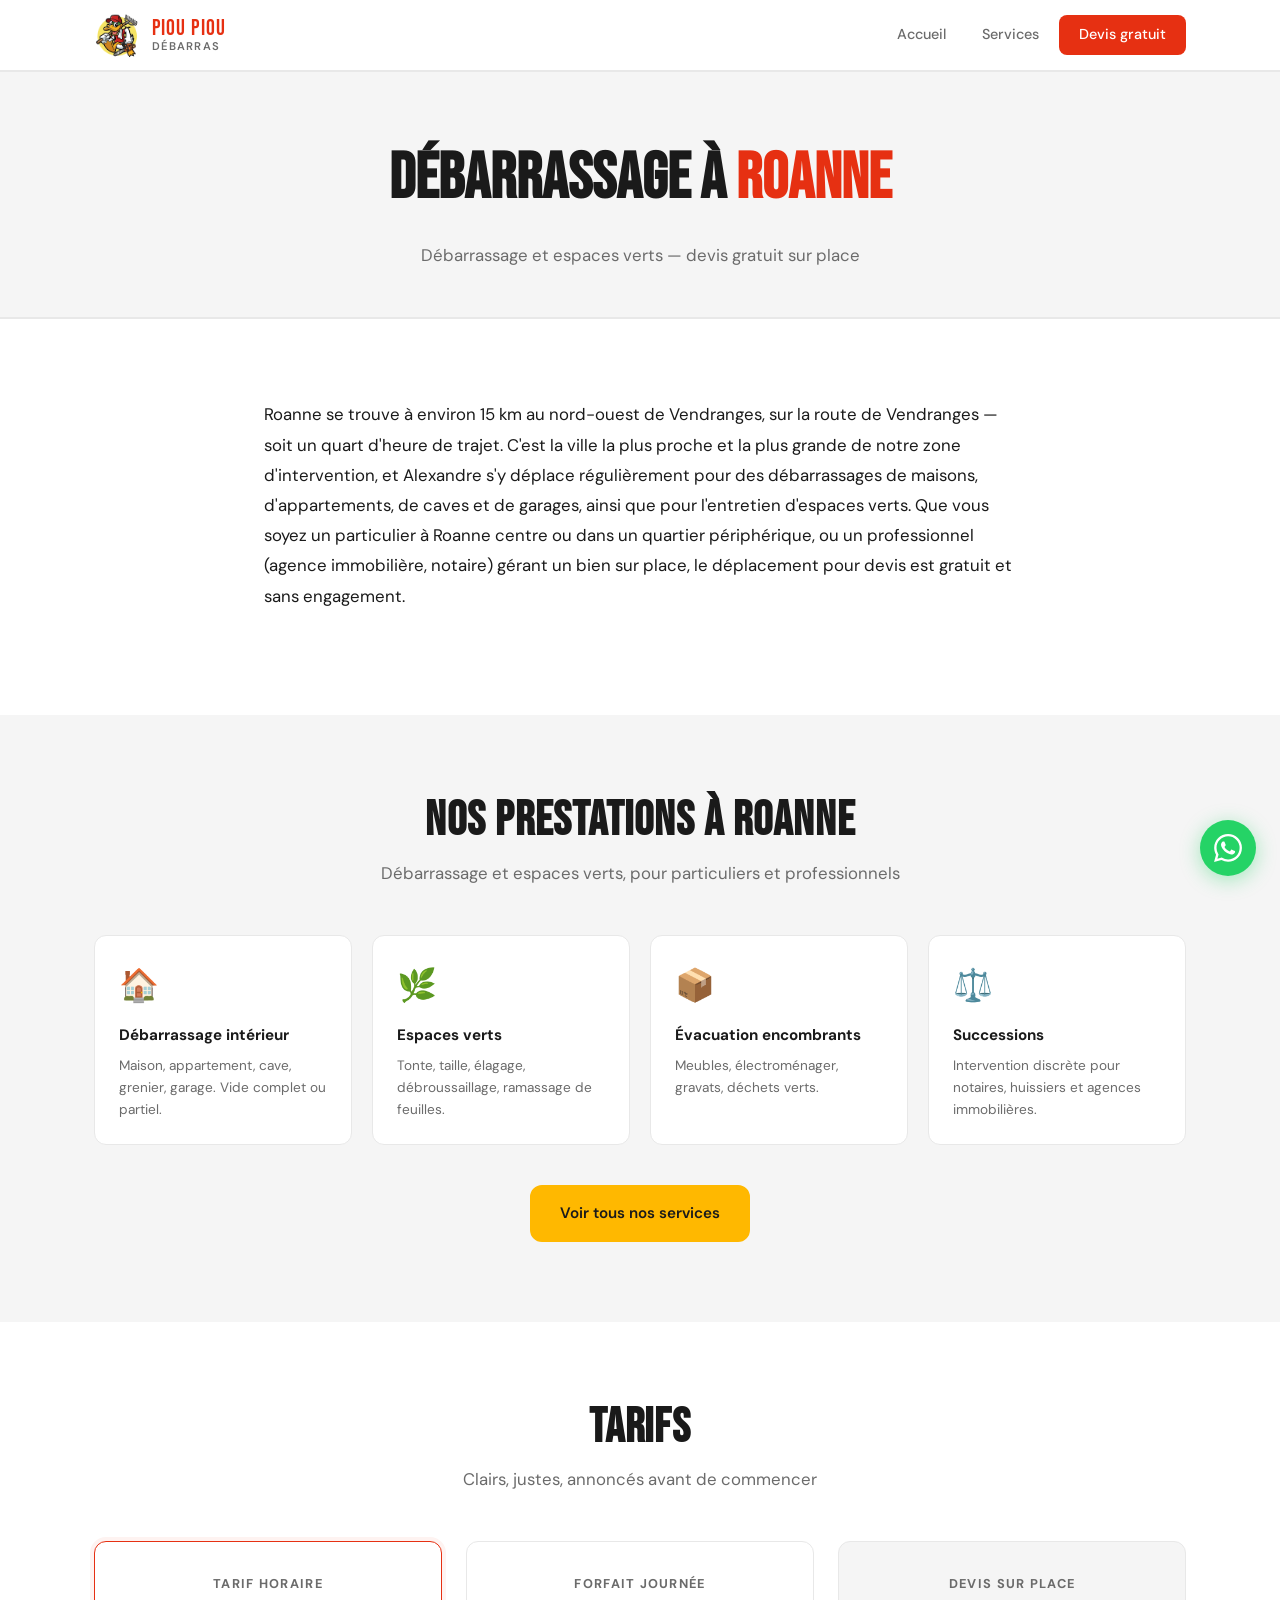
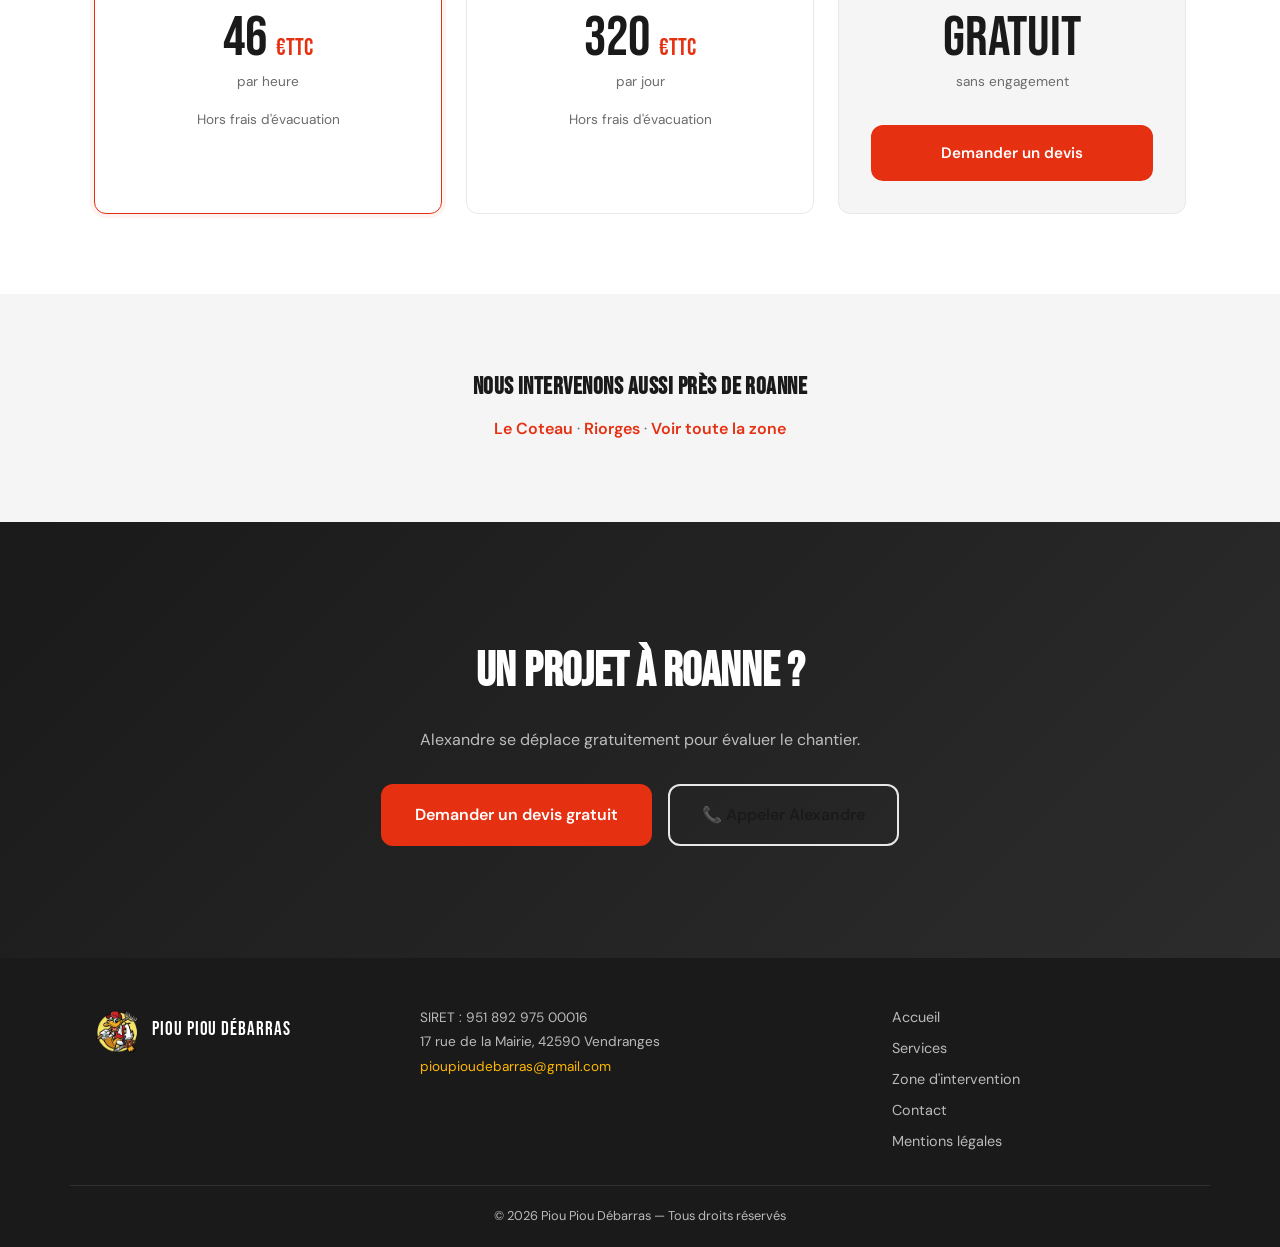
<file: debarrassage-roanne.html>
<!DOCTYPE html>
<html lang="fr">
<head>
  <meta charset="UTF-8">
  <meta name="viewport" content="width=device-width, initial-scale=1.0">
  <meta name="description" content="Débarrassage et espaces verts à Roanne (42300) — Piou Piou Débarras intervient à environ 15 km de Vendranges. Devis gratuit sur place, 10 ans d'expérience.">
  <title>Débarrassage à Roanne — Piou Piou Débarras | Loire 42</title>

  <!-- Open Graph -->
  <meta property="og:type" content="website">
  <meta property="og:site_name" content="Piou Piou Débarras">
  <meta property="og:locale" content="fr_FR">
  <meta property="og:title" content="Débarrassage à Roanne — Piou Piou Débarras | Loire 42">
  <meta property="og:description" content="Débarrassage et espaces verts à Roanne (42300) — Piou Piou Débarras intervient à environ 15 km de Vendranges. Devis gratuit sur place.">
  <meta property="og:image" content="https://pioupioudebarras.fr/logo.png">
  <meta property="og:url" content="https://pioupioudebarras.fr/debarrassage-roanne.html">

  <!-- Twitter Card -->
  <meta name="twitter:card" content="summary">
  <meta name="twitter:title" content="Débarrassage à Roanne — Piou Piou Débarras | Loire 42">
  <meta name="twitter:description" content="Débarrassage et espaces verts à Roanne (42300). Devis gratuit sur place.">
  <meta name="twitter:image" content="https://pioupioudebarras.fr/logo.png">
  <link rel="preconnect" href="https://fonts.googleapis.com">
  <link rel="preconnect" href="https://fonts.gstatic.com" crossorigin>
  <link href="https://fonts.googleapis.com/css2?family=Bebas+Neue&family=DM+Sans:wght@400;500;600&display=swap" rel="stylesheet">
  <link rel="stylesheet" href="style.css?v=1">

  <link rel="apple-touch-icon" sizes="180x180" href="/apple-touch-icon.png">
  <link rel="icon" type="image/png" sizes="32x32" href="/favicon-32x32.png">
  <link rel="icon" type="image/png" sizes="16x16" href="/favicon-16x16.png">
  <link rel="shortcut icon" href="/favicon.ico" type="image/x-icon">

  <script type="application/ld+json">
  {
    "@context": "https://schema.org",
    "@type": "Service",
    "serviceType": "Débarrassage et entretien d'espaces verts",
    "provider": { "@id": "https://pioupioudebarras.fr/#business" },
    "areaServed": { "@type": "City", "name": "Roanne" },
    "url": "https://pioupioudebarras.fr/debarrassage-roanne.html"
  }
  </script>
</head>
<body>

  <header class="header" id="header">
    <div class="container header__inner">
      <a href="index.html" class="logo">
        <img src="logo.png" alt="Piou Piou Débarras" class="logo__img-header">
        <div class="logo__text">
          <span class="logo__name">Piou Piou</span>
          <span class="logo__sub">Débarras</span>
        </div>
      </a>
      <nav class="nav" id="nav">
        <a href="index.html" class="nav__link">Accueil</a>
        <a href="services.html" class="nav__link">Services</a>
        <a href="contact.html" class="nav__link nav__cta">Devis gratuit</a>
      </nav>
      <button class="burger" id="burger" aria-label="Menu">
        <span></span><span></span><span></span>
      </button>
    </div>
  </header>

  <section class="page-hero">
    <div class="container">
      <h1 class="page-hero__title">Débarrassage à <span class="hero__accent">Roanne</span></h1>
      <p class="page-hero__sub">Débarrassage et espaces verts — devis gratuit sur place</p>
    </div>
  </section>

  <section class="section">
    <div class="container" style="max-width:800px">
      <p style="color:var(--dark);line-height:1.8;font-size:1.05rem;margin-bottom:1.5rem">
        Roanne se trouve à environ 15 km au nord-ouest de Vendranges, sur la route de Vendranges — soit un quart d'heure de trajet. C'est la ville la plus proche et la plus grande de notre zone d'intervention, et Alexandre s'y déplace régulièrement pour des débarrassages de maisons, d'appartements, de caves et de garages, ainsi que pour l'entretien d'espaces verts. Que vous soyez un particulier à Roanne centre ou dans un quartier périphérique, ou un professionnel (agence immobilière, notaire) gérant un bien sur place, le déplacement pour devis est gratuit et sans engagement.
      </p>
    </div>
  </section>

  <section class="services-preview section section--light">
    <div class="container">
      <div class="section__header">
        <h2 class="section__title">Nos prestations à Roanne</h2>
        <p class="section__sub">Débarrassage et espaces verts, pour particuliers et professionnels</p>
      </div>
      <div class="services__grid">
        <div class="service-card">
          <div class="service-card__emoji">🏠</div>
          <h3 class="service-card__title">Débarrassage intérieur</h3>
          <p class="service-card__text">Maison, appartement, cave, grenier, garage. Vide complet ou partiel.</p>
        </div>
        <div class="service-card">
          <div class="service-card__emoji">🌿</div>
          <h3 class="service-card__title">Espaces verts</h3>
          <p class="service-card__text">Tonte, taille, élagage, débroussaillage, ramassage de feuilles.</p>
        </div>
        <div class="service-card">
          <div class="service-card__emoji">📦</div>
          <h3 class="service-card__title">Évacuation encombrants</h3>
          <p class="service-card__text">Meubles, électroménager, gravats, déchets verts.</p>
        </div>
        <div class="service-card">
          <div class="service-card__emoji">⚖️</div>
          <h3 class="service-card__title">Successions</h3>
          <p class="service-card__text">Intervention discrète pour notaires, huissiers et agences immobilières.</p>
        </div>
      </div>
      <div class="services__cta">
        <a href="services.html" class="btn btn--secondary">Voir tous nos services</a>
      </div>
    </div>
  </section>

  <section class="tarifs section">
    <div class="container">
      <div class="section__header">
        <h2 class="section__title">Tarifs</h2>
        <p class="section__sub">Clairs, justes, annoncés avant de commencer</p>
      </div>
      <div class="tarifs__grid">
        <div class="tarif-card tarif-card--featured">
          <div class="tarif-card__label">Tarif horaire</div>
          <div class="tarif-card__price">46 <span>€TTC</span></div>
          <div class="tarif-card__unit">par heure</div>
          <p class="tarif-card__note">Hors frais d'évacuation</p>
        </div>
        <div class="tarif-card">
          <div class="tarif-card__label">Forfait journée</div>
          <div class="tarif-card__price">320 <span>€TTC</span></div>
          <div class="tarif-card__unit">par jour</div>
          <p class="tarif-card__note">Hors frais d'évacuation</p>
        </div>
        <div class="tarif-card tarif-card--devis">
          <div class="tarif-card__label">Devis sur place</div>
          <div class="tarif-card__price">Gratuit</div>
          <div class="tarif-card__unit">sans engagement</div>
          <a href="contact.html" class="btn btn--primary" style="margin-top:1rem;width:100%">Demander un devis</a>
        </div>
      </div>
    </div>
  </section>

  <section class="section section--light">
    <div class="container" style="max-width:700px;text-align:center">
      <h2 class="section__title" style="font-size:1.5rem;margin-bottom:1rem">Nous intervenons aussi près de Roanne</h2>
      <p style="color:var(--gray)">
        <a href="zone-intervention.html#le-coteau" style="color:var(--red);font-weight:600">Le Coteau</a> ·
        <a href="zone-intervention.html#riorges" style="color:var(--red);font-weight:600">Riorges</a> ·
        <a href="zone-intervention.html" style="color:var(--red);font-weight:600">Voir toute la zone</a>
      </p>
    </div>
  </section>

  <section class="cta-final section">
    <div class="container">
      <div class="cta-final__inner">
        <h2 class="cta-final__title">Un projet à Roanne ?</h2>
        <p class="cta-final__sub">Alexandre se déplace gratuitement pour évaluer le chantier.</p>
        <div class="cta-final__actions">
          <a href="contact.html" class="btn btn--primary btn--lg">Demander un devis gratuit</a>
          <a href="tel:+33625133641" class="btn btn--outline btn--lg">📞 Appeler Alexandre</a>
        </div>
      </div>
    </div>
  </section>

  <footer class="footer">
    <div class="container footer__inner">
      <div class="footer__brand">
        <img src="logo.png" alt="Piou Piou Débarras" class="logo__img-footer">
        <span class="footer__name">Piou Piou Débarras</span>
      </div>
      <div class="footer__info">
        <p>SIRET : 951 892 975 00016</p>
        <p>17 rue de la Mairie, 42590 Vendranges</p>
        <p><a href="mailto:pioupioudebarras@gmail.com">pioupioudebarras@gmail.com</a></p>
      </div>
      <div class="footer__links">
        <a href="index.html">Accueil</a>
        <a href="services.html">Services</a>
        <a href="zone-intervention.html">Zone d'intervention</a>
        <a href="contact.html">Contact</a>
        <a href="mentions-legales.html">Mentions légales</a>
      </div>
    </div>
    <div class="footer__bottom">
      <p>© 2026 Piou Piou Débarras — Tous droits réservés</p>
    </div>
  </footer>

  <a href="https://wa.me/33625133641" class="whatsapp-float" target="_blank" rel="noopener" aria-label="WhatsApp">
    <svg viewBox="0 0 24 24" fill="white" width="28" height="28"><path d="M17.472 14.382c-.297-.149-1.758-.867-2.03-.967-.273-.099-.471-.148-.67.15-.197.297-.767.966-.94 1.164-.173.199-.347.223-.644.075-.297-.15-1.255-.463-2.39-1.475-.883-.788-1.48-1.761-1.653-2.059-.173-.297-.018-.458.13-.606.134-.133.298-.347.446-.52.149-.174.198-.298.298-.497.099-.198.05-.371-.025-.52-.075-.149-.669-1.612-.916-2.207-.242-.579-.487-.5-.669-.51-.173-.008-.371-.01-.57-.01-.198 0-.52.074-.792.372-.272.297-1.04 1.016-1.04 2.479 0 1.462 1.065 2.875 1.213 3.074.149.198 2.096 3.2 5.077 4.487.709.306 1.262.489 1.694.625.712.227 1.36.195 1.871.118.571-.085 1.758-.719 2.006-1.413.248-.694.248-1.289.173-1.413-.074-.124-.272-.198-.57-.347m-5.421 7.403h-.004a9.87 9.87 0 01-5.031-1.378l-.361-.214-3.741.982.998-3.648-.235-.374a9.86 9.86 0 01-1.51-5.26c.001-5.45 4.436-9.884 9.888-9.884 2.64 0 5.122 1.03 6.988 2.898a9.825 9.825 0 012.893 6.994c-.003 5.45-4.437 9.884-9.885 9.884m8.413-18.297A11.815 11.815 0 0012.05 0C5.495 0 .16 5.335.157 11.892c0 2.096.547 4.142 1.588 5.945L.057 24l6.305-1.654a11.882 11.882 0 005.683 1.448h.005c6.554 0 11.89-5.335 11.893-11.893a11.821 11.821 0 00-3.48-8.413z"/></svg>
  </a>

  <script src="main.js"></script>
</body>
</html>
</file>
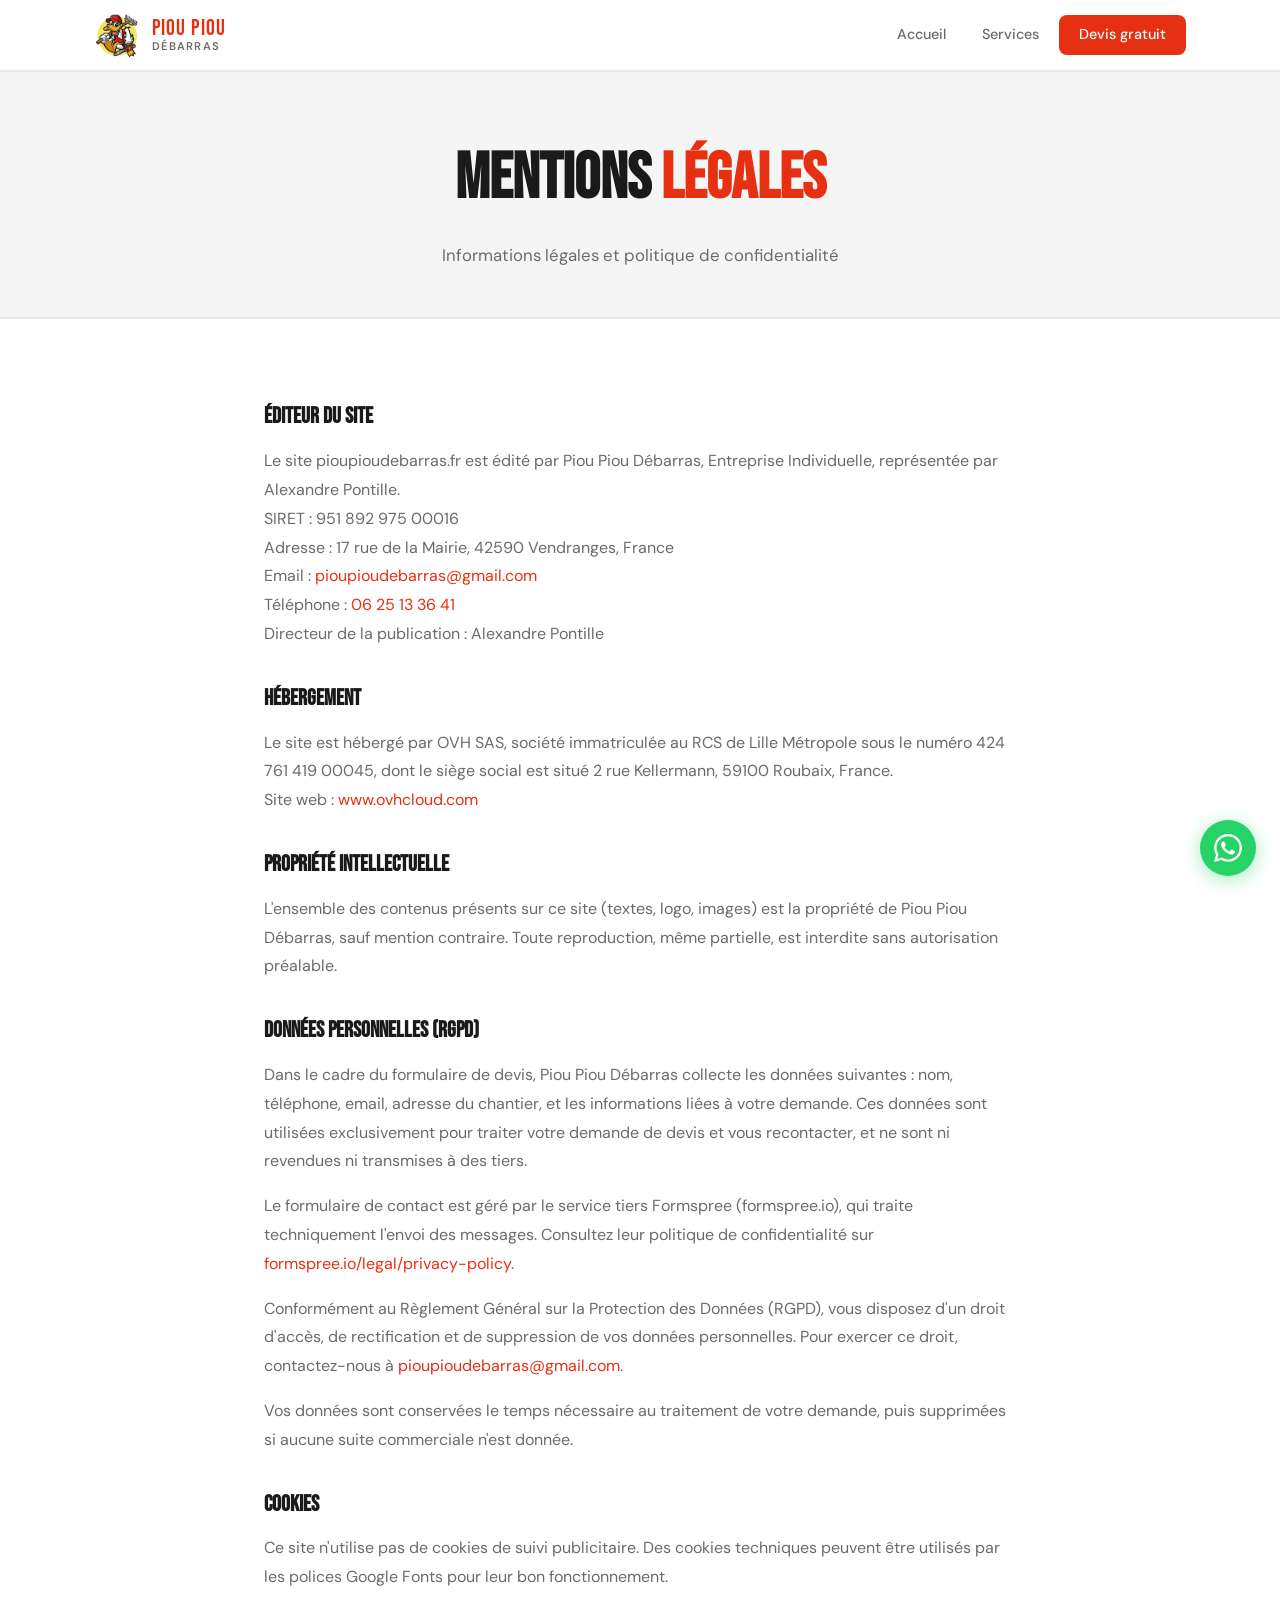
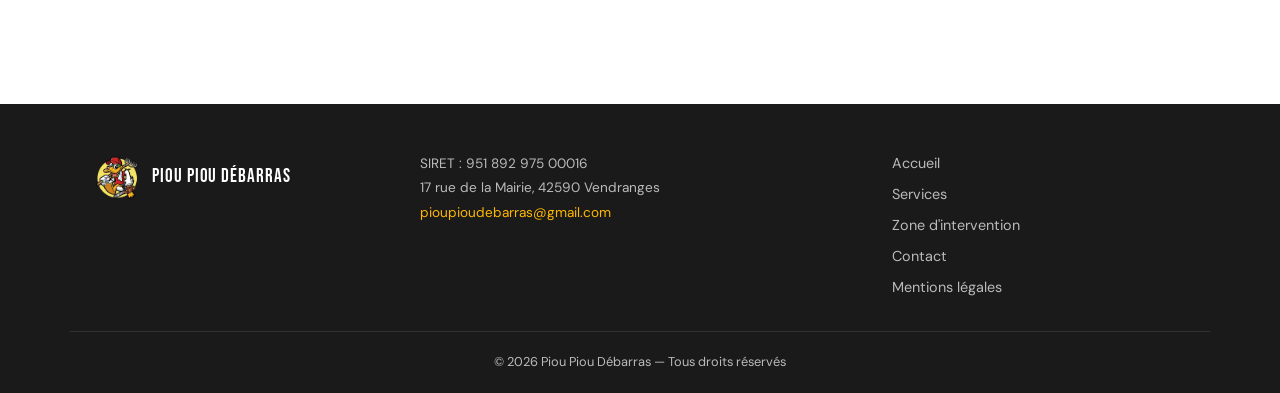
<file: mentions-legales.html>
<!DOCTYPE html>
<html lang="fr">
<head>
  <meta charset="UTF-8">
  <meta name="viewport" content="width=device-width, initial-scale=1.0">
  <meta name="robots" content="noindex, follow">
  <meta name="description" content="Mentions légales et politique de confidentialité — Piou Piou Débarras, Vendranges (42590).">
  <title>Mentions Légales — Piou Piou Débarras</title>
  <link rel="preconnect" href="https://fonts.googleapis.com">
  <link rel="preconnect" href="https://fonts.gstatic.com" crossorigin>
  <link href="https://fonts.googleapis.com/css2?family=Bebas+Neue&family=DM+Sans:wght@400;500;600&display=swap" rel="stylesheet">
  <link rel="stylesheet" href="style.css?v=1">

  <link rel="apple-touch-icon" sizes="180x180" href="/apple-touch-icon.png">
  <link rel="icon" type="image/png" sizes="32x32" href="/favicon-32x32.png">
  <link rel="icon" type="image/png" sizes="16x16" href="/favicon-16x16.png">
  <link rel="shortcut icon" href="/favicon.ico" type="image/x-icon">
</head>
<body>

  <header class="header" id="header">
    <div class="container header__inner">
      <a href="index.html" class="logo">
        <img src="logo.png" alt="Piou Piou Débarras" class="logo__img-header">
        <div class="logo__text">
          <span class="logo__name">Piou Piou</span>
          <span class="logo__sub">Débarras</span>
        </div>
      </a>
      <nav class="nav" id="nav">
        <a href="index.html" class="nav__link">Accueil</a>
        <a href="services.html" class="nav__link">Services</a>
        <a href="contact.html" class="nav__link nav__cta">Devis gratuit</a>
      </nav>
      <button class="burger" id="burger" aria-label="Menu">
        <span></span><span></span><span></span>
      </button>
    </div>
  </header>

  <section class="page-hero">
    <div class="container">
      <h1 class="page-hero__title">Mentions <span class="hero__accent">Légales</span></h1>
      <p class="page-hero__sub">Informations légales et politique de confidentialité</p>
    </div>
  </section>

  <section class="section">
    <div class="container" style="max-width:800px">

      <h2 class="contact__form-title" style="font-size:1.4rem;margin-bottom:0.75rem">Éditeur du site</h2>
      <p style="color:var(--gray);line-height:1.8;margin-bottom:2rem">
        <!-- Forme juridique (EI, micro-entrepreneur...) à confirmer avant mise en ligne -->
        Le site pioupioudebarras.fr est édité par Piou Piou Débarras, Entreprise Individuelle, représentée par Alexandre Pontille.<br>
        SIRET : 951 892 975 00016<br>
        Adresse : 17 rue de la Mairie, 42590 Vendranges, France<br>
        Email : <a href="mailto:pioupioudebarras@gmail.com" style="color:var(--red)">pioupioudebarras@gmail.com</a><br>
        Téléphone : <a href="tel:+33625133641" style="color:var(--red)">06 25 13 36 41</a><br>
        Directeur de la publication : Alexandre Pontille
      </p>

      <h2 class="contact__form-title" style="font-size:1.4rem;margin-bottom:0.75rem">Hébergement</h2>
      <p style="color:var(--gray);line-height:1.8;margin-bottom:2rem">
        Le site est hébergé par OVH SAS, société immatriculée au RCS de Lille Métropole sous le numéro 424 761 419 00045, dont le siège social est situé 2 rue Kellermann, 59100 Roubaix, France.<br>
        Site web : <a href="https://www.ovhcloud.com" target="_blank" rel="noopener" style="color:var(--red)">www.ovhcloud.com</a>
      </p>

      <h2 class="contact__form-title" style="font-size:1.4rem;margin-bottom:0.75rem">Propriété intellectuelle</h2>
      <p style="color:var(--gray);line-height:1.8;margin-bottom:2rem">
        L'ensemble des contenus présents sur ce site (textes, logo, images) est la propriété de Piou Piou Débarras, sauf mention contraire. Toute reproduction, même partielle, est interdite sans autorisation préalable.
      </p>

      <h2 id="donnees-personnelles" class="contact__form-title" style="font-size:1.4rem;margin-bottom:0.75rem">Données personnelles (RGPD)</h2>
      <p style="color:var(--gray);line-height:1.8;margin-bottom:1rem">
        Dans le cadre du formulaire de devis, Piou Piou Débarras collecte les données suivantes : nom, téléphone, email, adresse du chantier, et les informations liées à votre demande. Ces données sont utilisées exclusivement pour traiter votre demande de devis et vous recontacter, et ne sont ni revendues ni transmises à des tiers.
      </p>
      <p style="color:var(--gray);line-height:1.8;margin-bottom:1rem">
        Le formulaire de contact est géré par le service tiers Formspree (formspree.io), qui traite techniquement l'envoi des messages. Consultez leur politique de confidentialité sur <a href="https://formspree.io/legal/privacy-policy" target="_blank" rel="noopener" style="color:var(--red)">formspree.io/legal/privacy-policy</a>.
      </p>
      <p style="color:var(--gray);line-height:1.8;margin-bottom:1rem">
        Conformément au Règlement Général sur la Protection des Données (RGPD), vous disposez d'un droit d'accès, de rectification et de suppression de vos données personnelles. Pour exercer ce droit, contactez-nous à <a href="mailto:pioupioudebarras@gmail.com" style="color:var(--red)">pioupioudebarras@gmail.com</a>.
      </p>
      <p style="color:var(--gray);line-height:1.8;margin-bottom:2rem">
        Vos données sont conservées le temps nécessaire au traitement de votre demande, puis supprimées si aucune suite commerciale n'est donnée.
      </p>

      <h2 class="contact__form-title" style="font-size:1.4rem;margin-bottom:0.75rem">Cookies</h2>
      <p style="color:var(--gray);line-height:1.8;margin-bottom:2rem">
        Ce site n'utilise pas de cookies de suivi publicitaire. Des cookies techniques peuvent être utilisés par les polices Google Fonts pour leur bon fonctionnement.
      </p>

    </div>
  </section>

  <footer class="footer">
    <div class="container footer__inner">
      <div class="footer__brand">
        <img src="logo.png" alt="Piou Piou Débarras" class="logo__img-footer">
        <span class="footer__name">Piou Piou Débarras</span>
      </div>
      <div class="footer__info">
        <p>SIRET : 951 892 975 00016</p>
        <p>17 rue de la Mairie, 42590 Vendranges</p>
        <p><a href="mailto:pioupioudebarras@gmail.com">pioupioudebarras@gmail.com</a></p>
      </div>
      <div class="footer__links">
        <a href="index.html">Accueil</a>
        <a href="services.html">Services</a>
        <a href="zone-intervention.html">Zone d'intervention</a>
        <a href="contact.html">Contact</a>
        <a href="mentions-legales.html">Mentions légales</a>
      </div>
    </div>
    <div class="footer__bottom">
      <p>© 2026 Piou Piou Débarras — Tous droits réservés</p>
    </div>
  </footer>

  <a href="https://wa.me/33625133641" class="whatsapp-float" target="_blank" rel="noopener" aria-label="WhatsApp">
    <svg viewBox="0 0 24 24" fill="white" width="28" height="28"><path d="M17.472 14.382c-.297-.149-1.758-.867-2.03-.967-.273-.099-.471-.148-.67.15-.197.297-.767.966-.94 1.164-.173.199-.347.223-.644.075-.297-.15-1.255-.463-2.39-1.475-.883-.788-1.48-1.761-1.653-2.059-.173-.297-.018-.458.13-.606.134-.133.298-.347.446-.52.149-.174.198-.298.298-.497.099-.198.05-.371-.025-.52-.075-.149-.669-1.612-.916-2.207-.242-.579-.487-.5-.669-.51-.173-.008-.371-.01-.57-.01-.198 0-.52.074-.792.372-.272.297-1.04 1.016-1.04 2.479 0 1.462 1.065 2.875 1.213 3.074.149.198 2.096 3.2 5.077 4.487.709.306 1.262.489 1.694.625.712.227 1.36.195 1.871.118.571-.085 1.758-.719 2.006-1.413.248-.694.248-1.289.173-1.413-.074-.124-.272-.198-.57-.347m-5.421 7.403h-.004a9.87 9.87 0 01-5.031-1.378l-.361-.214-3.741.982.998-3.648-.235-.374a9.86 9.86 0 01-1.51-5.26c.001-5.45 4.436-9.884 9.888-9.884 2.64 0 5.122 1.03 6.988 2.898a9.825 9.825 0 012.893 6.994c-.003 5.45-4.437 9.884-9.885 9.884m8.413-18.297A11.815 11.815 0 0012.05 0C5.495 0 .16 5.335.157 11.892c0 2.096.547 4.142 1.588 5.945L.057 24l6.305-1.654a11.882 11.882 0 005.683 1.448h.005c6.554 0 11.89-5.335 11.893-11.893a11.821 11.821 0 00-3.48-8.413z"/></svg>
  </a>

  <script src="main.js"></script>
</body>
</html>
</file>
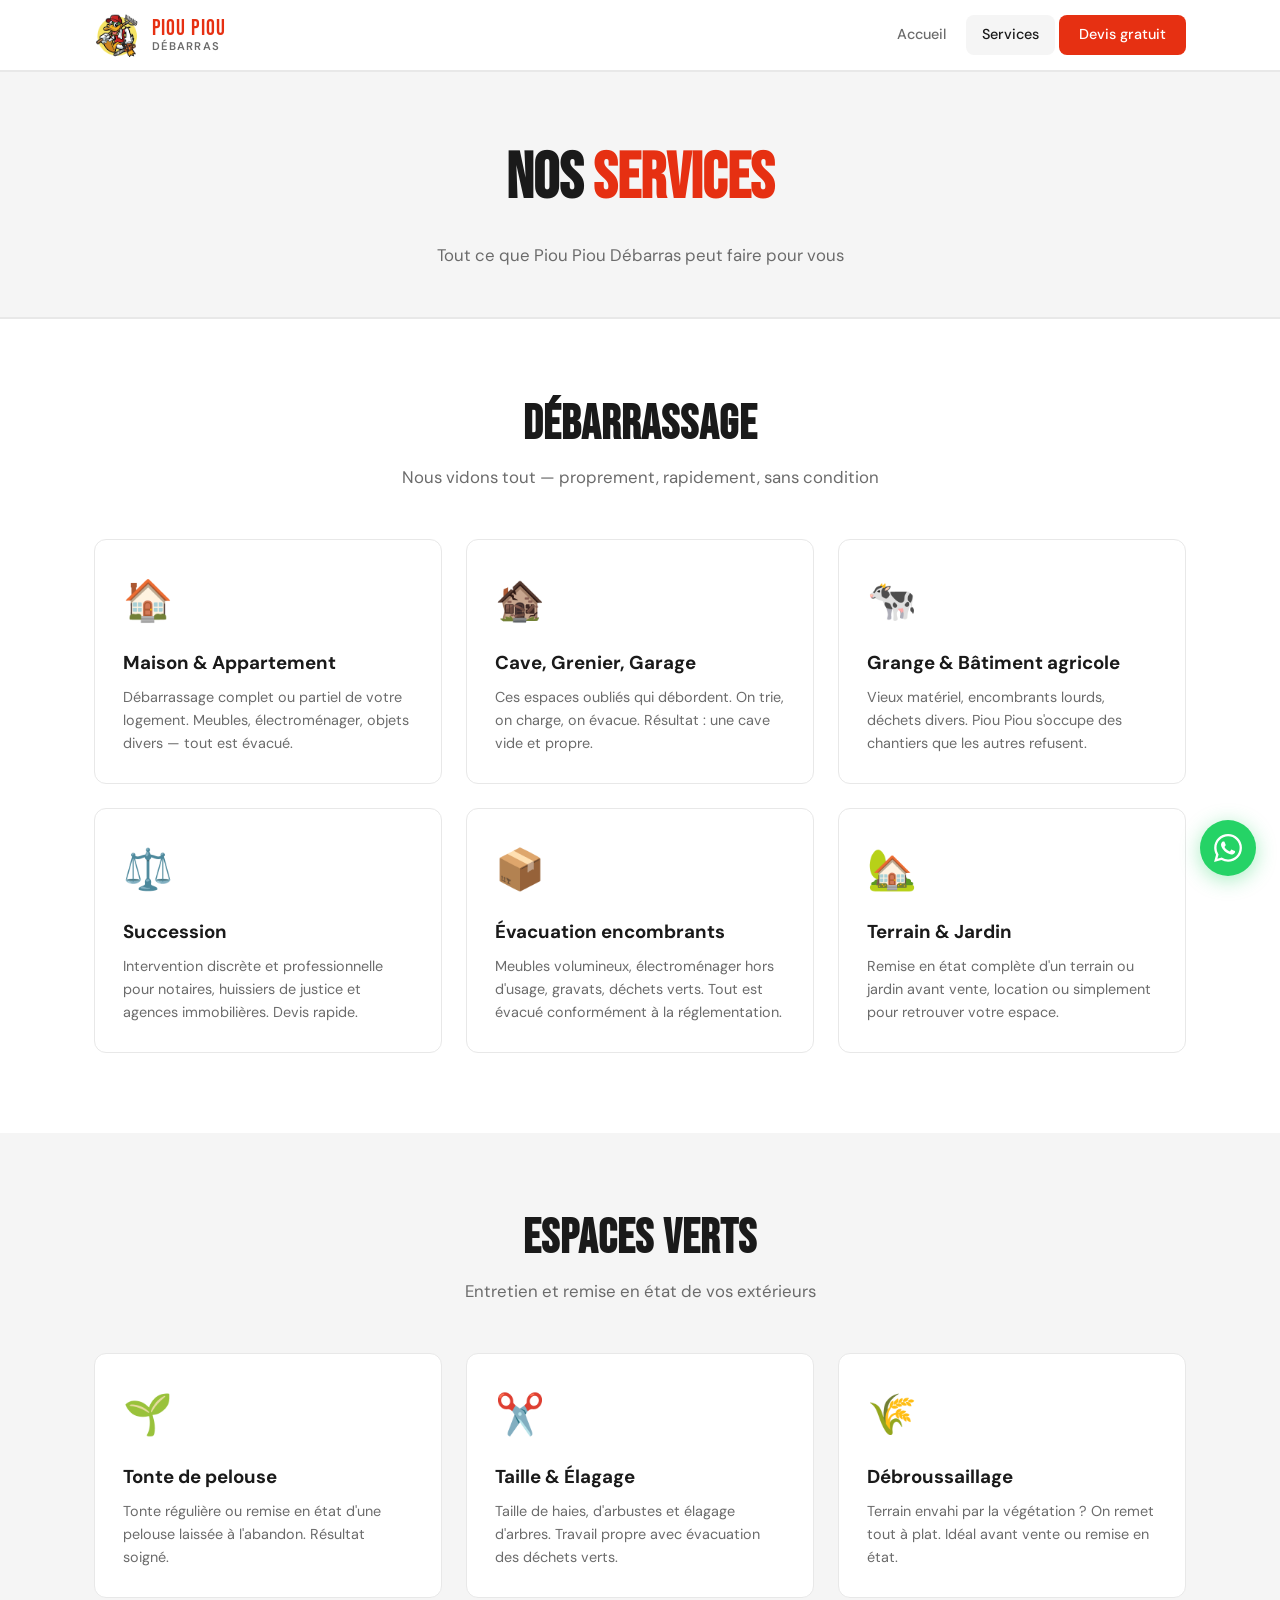
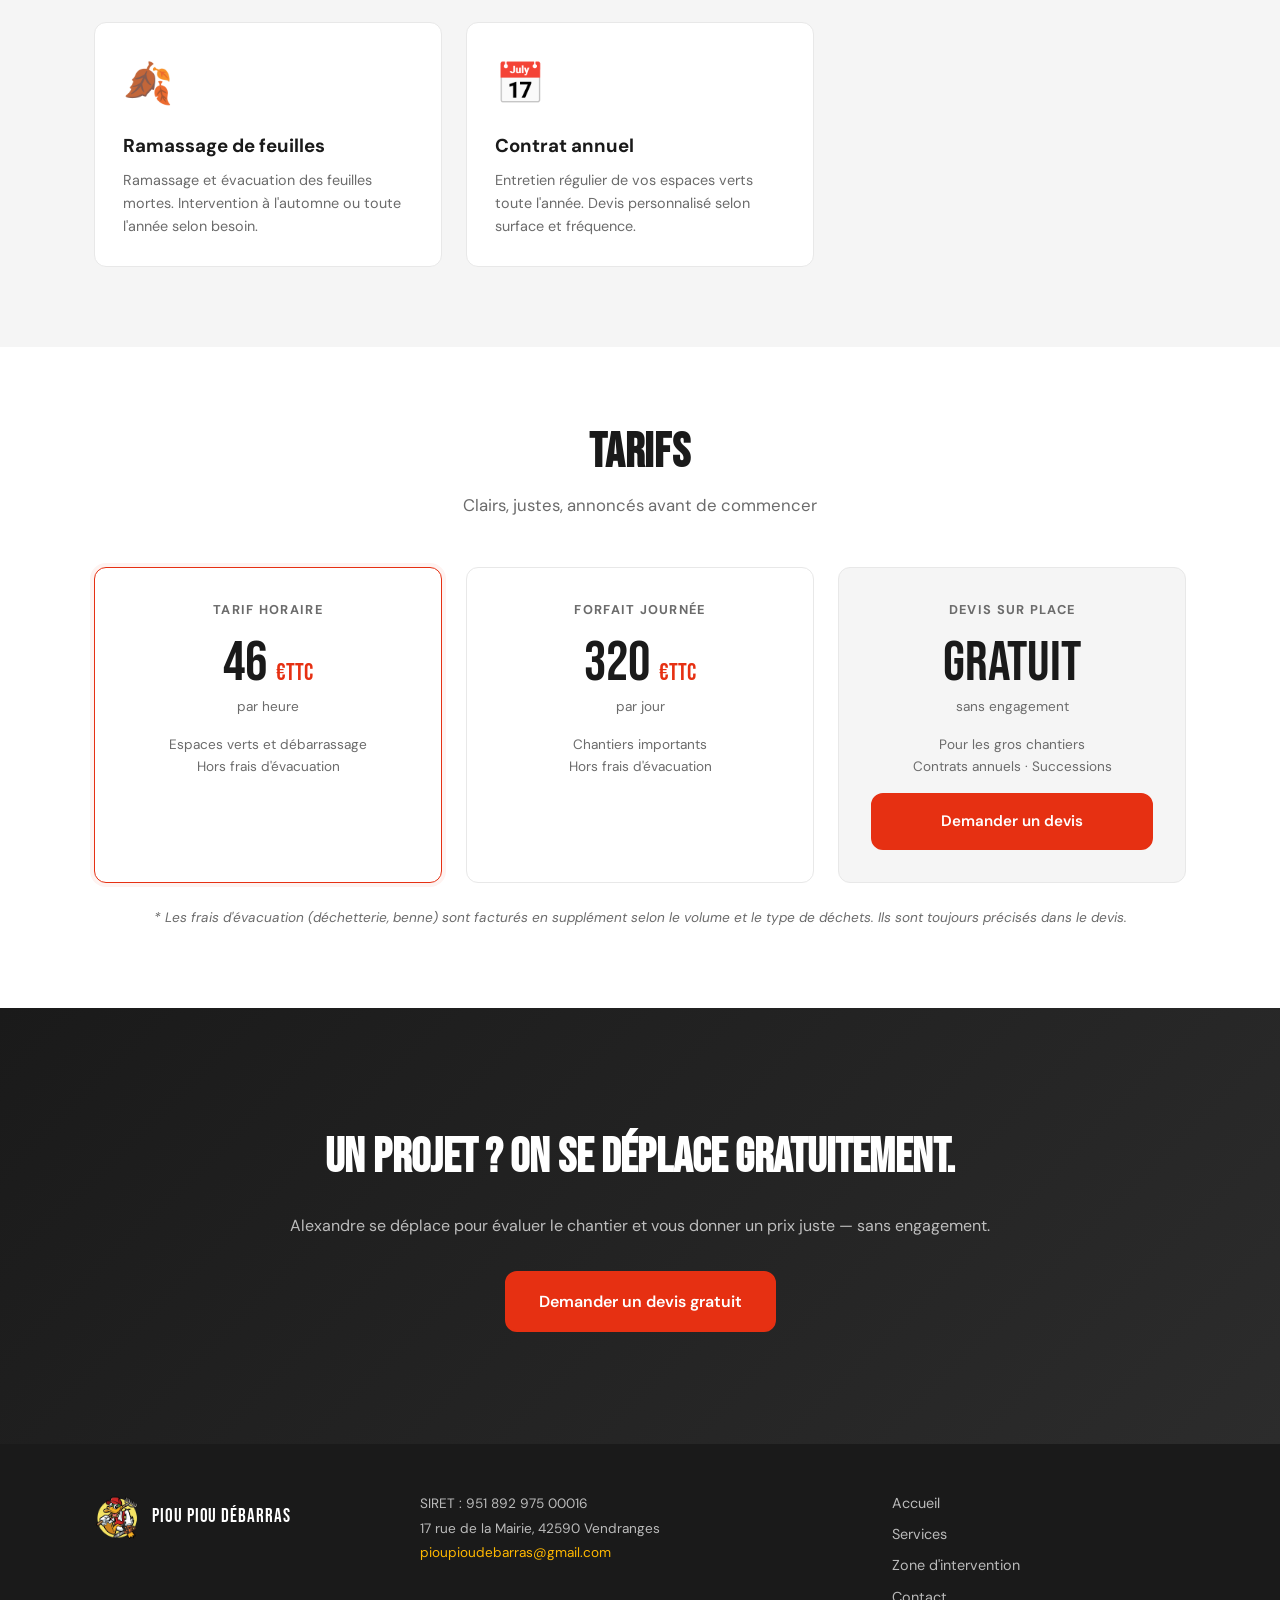
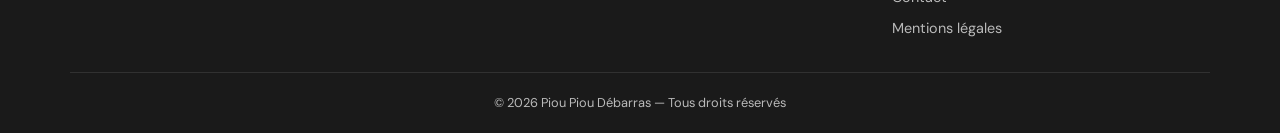
<file: services.html>
<!DOCTYPE html>
<html lang="fr">
<head>
  <meta charset="UTF-8">
  <meta name="viewport" content="width=device-width, initial-scale=1.0">
  <meta name="description" content="Services Piou Piou Débarras — Débarrassage maison, cave, grenier, succession, espaces verts. Loire 42. Devis gratuit.">
  <title>Nos Services — Piou Piou Débarras | Loire 42</title>

  <!-- Open Graph -->
  <meta property="og:type" content="website">
  <meta property="og:site_name" content="Piou Piou Débarras">
  <meta property="og:locale" content="fr_FR">
  <meta property="og:title" content="Nos Services — Piou Piou Débarras | Loire 42">
  <meta property="og:description" content="Débarrassage maison, cave, grenier, succession, espaces verts. Loire 42. Devis gratuit.">
  <meta property="og:image" content="https://pioupioudebarras.fr/logo.png">
  <meta property="og:url" content="https://pioupioudebarras.fr/services.html">

  <!-- Twitter Card -->
  <meta name="twitter:card" content="summary">
  <meta name="twitter:title" content="Nos Services — Piou Piou Débarras | Loire 42">
  <meta name="twitter:description" content="Débarrassage maison, cave, grenier, succession, espaces verts. Loire 42. Devis gratuit.">
  <meta name="twitter:image" content="https://pioupioudebarras.fr/logo.png">
  <link rel="preconnect" href="https://fonts.googleapis.com">
  <link rel="preconnect" href="https://fonts.gstatic.com" crossorigin>
  <link href="https://fonts.googleapis.com/css2?family=Bebas+Neue&family=DM+Sans:wght@400;500;600&display=swap" rel="stylesheet">
  <link rel="stylesheet" href="style.css?v=1">

  <!-- Liens pour le Favicon (Logo dans les recherches et favoris) -->
  <link rel="apple-touch-icon" sizes="180x180" href="/apple-touch-icon.png">
  <link rel="icon" type="image/png" sizes="32x32" href="/favicon-32x32.png">
  <link rel="icon" type="image/png" sizes="16x16" href="/favicon-16x16.png">
  <link rel="shortcut icon" href="/favicon.ico" type="image/x-icon">

  <script type="application/ld+json">
  {
    "@context": "https://schema.org",
    "@type": "LocalBusiness",
    "@id": "https://pioupioudebarras.fr/#business",
    "name": "Piou Piou Débarras",
    "image": "https://pioupioudebarras.fr/logo.png",
    "url": "https://pioupioudebarras.fr/",
    "telephone": "+33625133641",
    "email": "pioupioudebarras@gmail.com",
    "taxID": "951 892 975 00016",
    "description": "Débarrassage tous types (maison, cave, grenier, grange, succession) et entretien d'espaces verts dans un rayon de 30 km autour de Vendranges, Loire (42).",
    "address": {
      "@type": "PostalAddress",
      "streetAddress": "17 rue de la Mairie",
      "addressLocality": "Vendranges",
      "postalCode": "42590",
      "addressRegion": "Loire",
      "addressCountry": "FR"
    },
    "geo": {
      "@type": "GeoCoordinates",
      "latitude": 45.7611,
      "longitude": 4.8594
    },
    "areaServed": {
      "@type": "GeoCircle",
      "geoMidpoint": {
        "@type": "GeoCoordinates",
        "latitude": 45.7611,
        "longitude": 4.8594
      },
      "geoRadius": "30000"
    },
    "priceRange": "46€ - 320€"
  }
  </script>
</head>
<body>

  <header class="header" id="header">
    <div class="container header__inner">
      <a href="index.html" class="logo">
        <img src="logo.png" alt="Piou Piou Débarras" class="logo__img-header">
        <div class="logo__text">
          <span class="logo__name">Piou Piou</span>
          <span class="logo__sub">Débarras</span>
        </div>
      </a>
      <nav class="nav" id="nav">
        <a href="index.html" class="nav__link">Accueil</a>
        <a href="services.html" class="nav__link active">Services</a>
        <a href="contact.html" class="nav__link nav__cta">Devis gratuit</a>
      </nav>
      <button class="burger" id="burger" aria-label="Menu">
        <span></span><span></span><span></span>
      </button>
    </div>
  </header>

  <!-- PAGE HERO -->
  <section class="page-hero">
    <div class="container">
      <h1 class="page-hero__title">Nos <span class="hero__accent">Services</span></h1>
      <p class="page-hero__sub">Tout ce que Piou Piou Débarras peut faire pour vous</p>
    </div>
  </section>

  <!-- DEBARRASSAGE -->
  <section class="section">
    <div class="container">
      <div class="section__header">
        <h2 class="section__title">Débarrassage</h2>
        <p class="section__sub">Nous vidons tout — proprement, rapidement, sans condition</p>
      </div>
      <div class="detail-grid">
        <div class="detail-card">
          <div class="detail-card__icon">🏠</div>
          <h3>Maison & Appartement</h3>
          <p>Débarrassage complet ou partiel de votre logement. Meubles, électroménager, objets divers — tout est évacué.</p>
        </div>
        <div class="detail-card">
          <div class="detail-card__icon">🏚️</div>
          <h3>Cave, Grenier, Garage</h3>
          <p>Ces espaces oubliés qui débordent. On trie, on charge, on évacue. Résultat : une cave vide et propre.</p>
        </div>
        <div class="detail-card">
          <div class="detail-card__icon">🐄</div>
          <h3>Grange & Bâtiment agricole</h3>
          <p>Vieux matériel, encombrants lourds, déchets divers. Piou Piou s'occupe des chantiers que les autres refusent.</p>
        </div>
        <div class="detail-card">
          <div class="detail-card__icon">⚖️</div>
          <h3>Succession</h3>
          <p>Intervention discrète et professionnelle pour notaires, huissiers de justice et agences immobilières. Devis rapide.</p>
        </div>
        <div class="detail-card">
          <div class="detail-card__icon">📦</div>
          <h3>Évacuation encombrants</h3>
          <p>Meubles volumineux, électroménager hors d'usage, gravats, déchets verts. Tout est évacué conformément à la réglementation.</p>
        </div>
        <div class="detail-card">
          <div class="detail-card__icon">🏡</div>
          <h3>Terrain & Jardin</h3>
          <p>Remise en état complète d'un terrain ou jardin avant vente, location ou simplement pour retrouver votre espace.</p>
        </div>
      </div>
    </div>
  </section>

  <!-- ESPACES VERTS -->
  <section class="section section--light">
    <div class="container">
      <div class="section__header">
        <h2 class="section__title">Espaces verts</h2>
        <p class="section__sub">Entretien et remise en état de vos extérieurs</p>
      </div>
      <div class="detail-grid">
        <div class="detail-card">
          <div class="detail-card__icon">🌱</div>
          <h3>Tonte de pelouse</h3>
          <p>Tonte régulière ou remise en état d'une pelouse laissée à l'abandon. Résultat soigné.</p>
        </div>
        <div class="detail-card">
          <div class="detail-card__icon">✂️</div>
          <h3>Taille & Élagage</h3>
          <p>Taille de haies, d'arbustes et élagage d'arbres. Travail propre avec évacuation des déchets verts.</p>
        </div>
        <div class="detail-card">
          <div class="detail-card__icon">🌾</div>
          <h3>Débroussaillage</h3>
          <p>Terrain envahi par la végétation ? On remet tout à plat. Idéal avant vente ou remise en état.</p>
        </div>
        <div class="detail-card">
          <div class="detail-card__icon">🍂</div>
          <h3>Ramassage de feuilles</h3>
          <p>Ramassage et évacuation des feuilles mortes. Intervention à l'automne ou toute l'année selon besoin.</p>
        </div>
        <div class="detail-card">
          <div class="detail-card__icon">📅</div>
          <h3>Contrat annuel</h3>
          <p>Entretien régulier de vos espaces verts toute l'année. Devis personnalisé selon surface et fréquence.</p>
        </div>
      </div>
    </div>
  </section>

  <!-- TARIFS -->
  <section class="section">
    <div class="container">
      <div class="section__header">
        <h2 class="section__title">Tarifs</h2>
        <p class="section__sub">Clairs, justes, annoncés avant de commencer</p>
      </div>
      <div class="tarifs__grid">
        <div class="tarif-card tarif-card--featured">
          <div class="tarif-card__label">Tarif horaire</div>
          <div class="tarif-card__price">46 <span>€TTC</span></div>
          <div class="tarif-card__unit">par heure</div>
          <p class="tarif-card__note">Espaces verts et débarrassage<br>Hors frais d'évacuation</p>
        </div>
        <div class="tarif-card">
          <div class="tarif-card__label">Forfait journée</div>
          <div class="tarif-card__price">320 <span>€TTC</span></div>
          <div class="tarif-card__unit">par jour</div>
          <p class="tarif-card__note">Chantiers importants<br>Hors frais d'évacuation</p>
        </div>
        <div class="tarif-card tarif-card--devis">
          <div class="tarif-card__label">Devis sur place</div>
          <div class="tarif-card__price">Gratuit</div>
          <div class="tarif-card__unit">sans engagement</div>
          <p class="tarif-card__note">Pour les gros chantiers<br>Contrats annuels · Successions</p>
          <a href="contact.html" class="btn btn--primary" style="margin-top:1rem;width:100%">Demander un devis</a>
        </div>
      </div>
      <p class="tarifs__note">* Les frais d'évacuation (déchetterie, benne) sont facturés en supplément selon le volume et le type de déchets. Ils sont toujours précisés dans le devis.</p>
    </div>
  </section>

  <!-- CTA -->
  <section class="cta-final section">
    <div class="container">
      <div class="cta-final__inner">
        <h2 class="cta-final__title">Un projet ? On se déplace gratuitement.</h2>
        <p class="cta-final__sub">Alexandre se déplace pour évaluer le chantier et vous donner un prix juste — sans engagement.</p>
        <div class="cta-final__actions">
          <a href="contact.html" class="btn btn--primary btn--lg">Demander un devis gratuit</a>
        </div>
      </div>
    </div>
  </section>

  <footer class="footer">
    <div class="container footer__inner">
      <div class="footer__brand">
        <img src="logo.png" alt="Piou Piou Débarras" class="logo__img-footer">
        <span class="footer__name">Piou Piou Débarras</span>
      </div>
      <div class="footer__info">
        <p>SIRET : 951 892 975 00016</p>
        <p>17 rue de la Mairie, 42590 Vendranges</p>
        <p><a href="mailto:pioupioudebarras@gmail.com">pioupioudebarras@gmail.com</a></p>
      </div>
      <div class="footer__links">
        <a href="index.html">Accueil</a>
        <a href="services.html">Services</a>
        <a href="zone-intervention.html">Zone d'intervention</a>
        <a href="contact.html">Contact</a>
        <a href="mentions-legales.html">Mentions légales</a>
      </div>
    </div>
    <div class="footer__bottom">
      <p>© 2026 Piou Piou Débarras — Tous droits réservés</p>
    </div>
  </footer>

  <a href="https://wa.me/33625133641" class="whatsapp-float" target="_blank" rel="noopener" aria-label="WhatsApp">
    <svg viewBox="0 0 24 24" fill="white" width="28" height="28"><path d="M17.472 14.382c-.297-.149-1.758-.867-2.03-.967-.273-.099-.471-.148-.67.15-.197.297-.767.966-.94 1.164-.173.199-.347.223-.644.075-.297-.15-1.255-.463-2.39-1.475-.883-.788-1.48-1.761-1.653-2.059-.173-.297-.018-.458.13-.606.134-.133.298-.347.446-.52.149-.174.198-.298.298-.497.099-.198.05-.371-.025-.52-.075-.149-.669-1.612-.916-2.207-.242-.579-.487-.5-.669-.51-.173-.008-.371-.01-.57-.01-.198 0-.52.074-.792.372-.272.297-1.04 1.016-1.04 2.479 0 1.462 1.065 2.875 1.213 3.074.149.198 2.096 3.2 5.077 4.487.709.306 1.262.489 1.694.625.712.227 1.36.195 1.871.118.571-.085 1.758-.719 2.006-1.413.248-.694.248-1.289.173-1.413-.074-.124-.272-.198-.57-.347m-5.421 7.403h-.004a9.87 9.87 0 01-5.031-1.378l-.361-.214-3.741.982.998-3.648-.235-.374a9.86 9.86 0 01-1.51-5.26c.001-5.45 4.436-9.884 9.888-9.884 2.64 0 5.122 1.03 6.988 2.898a9.825 9.825 0 012.893 6.994c-.003 5.45-4.437 9.884-9.885 9.884m8.413-18.297A11.815 11.815 0 0012.05 0C5.495 0 .16 5.335.157 11.892c0 2.096.547 4.142 1.588 5.945L.057 24l6.305-1.654a11.882 11.882 0 005.683 1.448h.005c6.554 0 11.89-5.335 11.893-11.893a11.821 11.821 0 00-3.48-8.413z"/></svg>
  </a>

  <script src="main.js"></script>
</body>
</html>
</file>
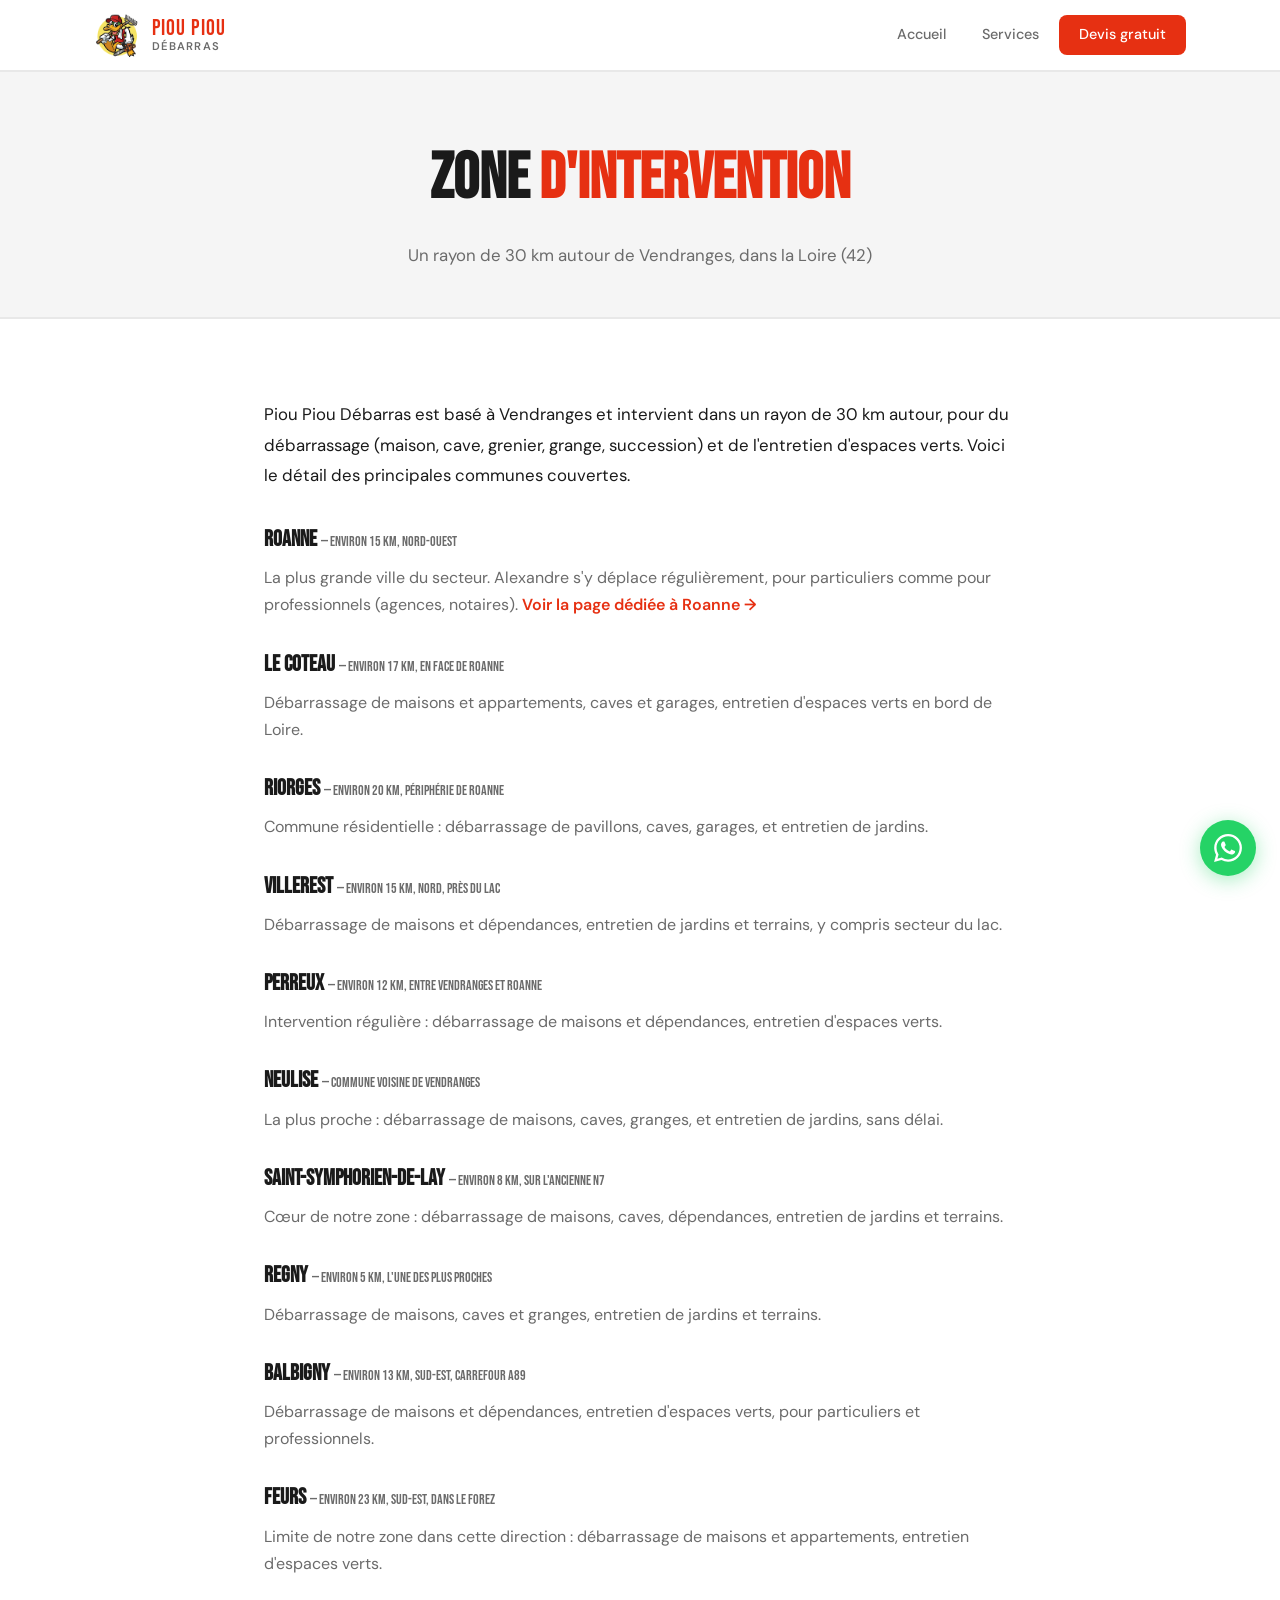
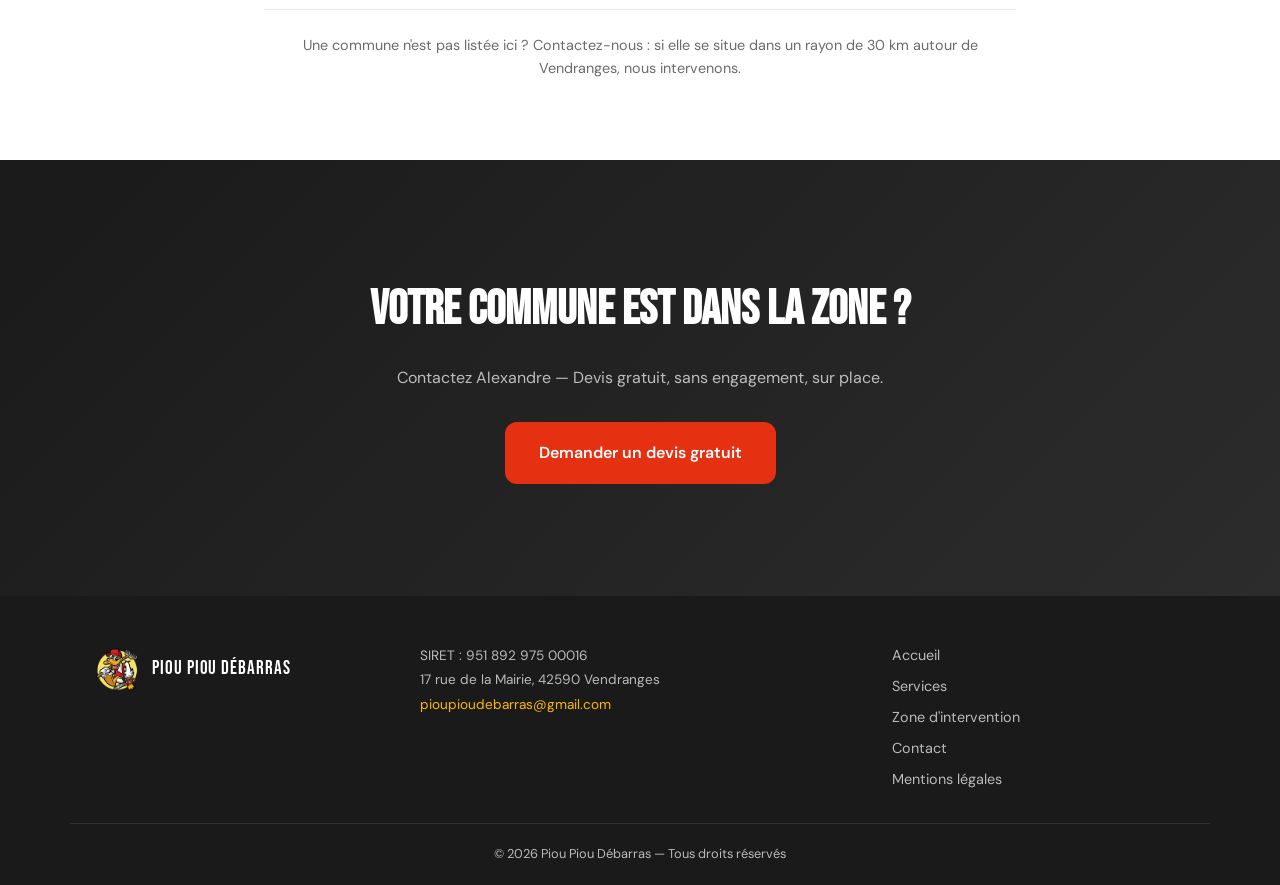
<file: zone-intervention.html>
<!DOCTYPE html>
<html lang="fr">
<head>
  <meta charset="UTF-8">
  <meta name="viewport" content="width=device-width, initial-scale=1.0">
  <meta name="description" content="Piou Piou Débarras intervient dans un rayon de 30 km autour de Vendranges (Loire 42) : Roanne, Le Coteau, Riorges, Villerest, Neulise, Perreux, Balbigny, Feurs, Saint-Symphorien-de-Lay, Regny.">
  <title>Zone d'intervention — Piou Piou Débarras | Loire 42</title>

  <!-- Open Graph -->
  <meta property="og:type" content="website">
  <meta property="og:site_name" content="Piou Piou Débarras">
  <meta property="og:locale" content="fr_FR">
  <meta property="og:title" content="Zone d'intervention — Piou Piou Débarras | Loire 42">
  <meta property="og:description" content="Piou Piou Débarras intervient dans un rayon de 30 km autour de Vendranges (Loire 42) : Roanne, Le Coteau, Riorges, Villerest, Neulise, Perreux, Balbigny, Feurs, Saint-Symphorien-de-Lay, Regny.">
  <meta property="og:image" content="https://pioupioudebarras.fr/logo.png">
  <meta property="og:url" content="https://pioupioudebarras.fr/zone-intervention.html">

  <!-- Twitter Card -->
  <meta name="twitter:card" content="summary">
  <meta name="twitter:title" content="Zone d'intervention — Piou Piou Débarras | Loire 42">
  <meta name="twitter:description" content="Piou Piou Débarras intervient dans un rayon de 30 km autour de Vendranges (Loire 42).">
  <meta name="twitter:image" content="https://pioupioudebarras.fr/logo.png">
  <link rel="preconnect" href="https://fonts.googleapis.com">
  <link rel="preconnect" href="https://fonts.gstatic.com" crossorigin>
  <link href="https://fonts.googleapis.com/css2?family=Bebas+Neue&family=DM+Sans:wght@400;500;600&display=swap" rel="stylesheet">
  <link rel="stylesheet" href="style.css?v=1">

  <link rel="apple-touch-icon" sizes="180x180" href="/apple-touch-icon.png">
  <link rel="icon" type="image/png" sizes="32x32" href="/favicon-32x32.png">
  <link rel="icon" type="image/png" sizes="16x16" href="/favicon-16x16.png">
  <link rel="shortcut icon" href="/favicon.ico" type="image/x-icon">

  <script type="application/ld+json">
  {
    "@context": "https://schema.org",
    "@type": "LocalBusiness",
    "@id": "https://pioupioudebarras.fr/#business",
    "name": "Piou Piou Débarras",
    "image": "https://pioupioudebarras.fr/logo.png",
    "url": "https://pioupioudebarras.fr/",
    "telephone": "+33625133641",
    "email": "pioupioudebarras@gmail.com",
    "taxID": "951 892 975 00016",
    "address": {
      "@type": "PostalAddress",
      "streetAddress": "17 rue de la Mairie",
      "addressLocality": "Vendranges",
      "postalCode": "42590",
      "addressRegion": "Loire",
      "addressCountry": "FR"
    },
    "areaServed": {
      "@type": "GeoCircle",
      "geoMidpoint": { "@type": "GeoCoordinates", "latitude": 45.7611, "longitude": 4.8594 },
      "geoRadius": "30000"
    }
  }
  </script>
</head>
<body>

  <header class="header" id="header">
    <div class="container header__inner">
      <a href="index.html" class="logo">
        <img src="logo.png" alt="Piou Piou Débarras" class="logo__img-header">
        <div class="logo__text">
          <span class="logo__name">Piou Piou</span>
          <span class="logo__sub">Débarras</span>
        </div>
      </a>
      <nav class="nav" id="nav">
        <a href="index.html" class="nav__link">Accueil</a>
        <a href="services.html" class="nav__link">Services</a>
        <a href="contact.html" class="nav__link nav__cta">Devis gratuit</a>
      </nav>
      <button class="burger" id="burger" aria-label="Menu">
        <span></span><span></span><span></span>
      </button>
    </div>
  </header>

  <section class="page-hero">
    <div class="container">
      <h1 class="page-hero__title">Zone <span class="hero__accent">d'intervention</span></h1>
      <p class="page-hero__sub">Un rayon de 30 km autour de Vendranges, dans la Loire (42)</p>
    </div>
  </section>

  <section class="section">
    <div class="container" style="max-width:800px">

      <p style="color:var(--dark);line-height:1.8;font-size:1.05rem;margin-bottom:2rem">
        Piou Piou Débarras est basé à Vendranges et intervient dans un rayon de 30 km autour, pour du débarrassage (maison, cave, grenier, grange, succession) et de l'entretien d'espaces verts. Voici le détail des principales communes couvertes.
      </p>

      <div id="roanne" style="margin-bottom:1.75rem">
        <h2 style="font-family:var(--font-display);font-size:1.4rem;margin-bottom:0.4rem">Roanne <span style="font-weight:400;font-size:0.9rem;color:var(--gray)">— environ 15 km, nord-ouest</span></h2>
        <p style="color:var(--gray);line-height:1.7">La plus grande ville du secteur. Alexandre s'y déplace régulièrement, pour particuliers comme pour professionnels (agences, notaires). <a href="debarrassage-roanne.html" style="color:var(--red);font-weight:600">Voir la page dédiée à Roanne →</a></p>
      </div>

      <div id="le-coteau" style="margin-bottom:1.75rem">
        <h2 style="font-family:var(--font-display);font-size:1.4rem;margin-bottom:0.4rem">Le Coteau <span style="font-weight:400;font-size:0.9rem;color:var(--gray)">— environ 17 km, en face de Roanne</span></h2>
        <p style="color:var(--gray);line-height:1.7">Débarrassage de maisons et appartements, caves et garages, entretien d'espaces verts en bord de Loire.</p>
      </div>

      <div id="riorges" style="margin-bottom:1.75rem">
        <h2 style="font-family:var(--font-display);font-size:1.4rem;margin-bottom:0.4rem">Riorges <span style="font-weight:400;font-size:0.9rem;color:var(--gray)">— environ 20 km, périphérie de Roanne</span></h2>
        <p style="color:var(--gray);line-height:1.7">Commune résidentielle : débarrassage de pavillons, caves, garages, et entretien de jardins.</p>
      </div>

      <div id="villerest" style="margin-bottom:1.75rem">
        <h2 style="font-family:var(--font-display);font-size:1.4rem;margin-bottom:0.4rem">Villerest <span style="font-weight:400;font-size:0.9rem;color:var(--gray)">— environ 15 km, nord, près du lac</span></h2>
        <p style="color:var(--gray);line-height:1.7">Débarrassage de maisons et dépendances, entretien de jardins et terrains, y compris secteur du lac.</p>
      </div>

      <div id="perreux" style="margin-bottom:1.75rem">
        <h2 style="font-family:var(--font-display);font-size:1.4rem;margin-bottom:0.4rem">Perreux <span style="font-weight:400;font-size:0.9rem;color:var(--gray)">— environ 12 km, entre Vendranges et Roanne</span></h2>
        <p style="color:var(--gray);line-height:1.7">Intervention régulière : débarrassage de maisons et dépendances, entretien d'espaces verts.</p>
      </div>

      <div id="neulise" style="margin-bottom:1.75rem">
        <h2 style="font-family:var(--font-display);font-size:1.4rem;margin-bottom:0.4rem">Neulise <span style="font-weight:400;font-size:0.9rem;color:var(--gray)">— commune voisine de Vendranges</span></h2>
        <p style="color:var(--gray);line-height:1.7">La plus proche : débarrassage de maisons, caves, granges, et entretien de jardins, sans délai.</p>
      </div>

      <div id="saint-symphorien-de-lay" style="margin-bottom:1.75rem">
        <h2 style="font-family:var(--font-display);font-size:1.4rem;margin-bottom:0.4rem">Saint-Symphorien-de-Lay <span style="font-weight:400;font-size:0.9rem;color:var(--gray)">— environ 8 km, sur l'ancienne N7</span></h2>
        <p style="color:var(--gray);line-height:1.7">Cœur de notre zone : débarrassage de maisons, caves, dépendances, entretien de jardins et terrains.</p>
      </div>

      <div id="regny" style="margin-bottom:1.75rem">
        <h2 style="font-family:var(--font-display);font-size:1.4rem;margin-bottom:0.4rem">Regny <span style="font-weight:400;font-size:0.9rem;color:var(--gray)">— environ 5 km, l'une des plus proches</span></h2>
        <p style="color:var(--gray);line-height:1.7">Débarrassage de maisons, caves et granges, entretien de jardins et terrains.</p>
      </div>

      <div id="balbigny" style="margin-bottom:1.75rem">
        <h2 style="font-family:var(--font-display);font-size:1.4rem;margin-bottom:0.4rem">Balbigny <span style="font-weight:400;font-size:0.9rem;color:var(--gray)">— environ 13 km, sud-est, carrefour A89</span></h2>
        <p style="color:var(--gray);line-height:1.7">Débarrassage de maisons et dépendances, entretien d'espaces verts, pour particuliers et professionnels.</p>
      </div>

      <div id="feurs" style="margin-bottom:2rem">
        <h2 style="font-family:var(--font-display);font-size:1.4rem;margin-bottom:0.4rem">Feurs <span style="font-weight:400;font-size:0.9rem;color:var(--gray)">— environ 23 km, sud-est, dans le Forez</span></h2>
        <p style="color:var(--gray);line-height:1.7">Limite de notre zone dans cette direction : débarrassage de maisons et appartements, entretien d'espaces verts.</p>
      </div>

      <p style="text-align:center;color:var(--gray);font-size:0.9rem;border-top:1px solid var(--border);padding-top:1.5rem">
        Une commune n'est pas listée ici ? Contactez-nous : si elle se situe dans un rayon de 30 km autour de Vendranges, nous intervenons.
      </p>
    </div>
  </section>

  <section class="cta-final section">
    <div class="container">
      <div class="cta-final__inner">
        <h2 class="cta-final__title">Votre commune est dans la zone ?</h2>
        <p class="cta-final__sub">Contactez Alexandre — Devis gratuit, sans engagement, sur place.</p>
        <div class="cta-final__actions">
          <a href="contact.html" class="btn btn--primary btn--lg">Demander un devis gratuit</a>
        </div>
      </div>
    </div>
  </section>

  <footer class="footer">
    <div class="container footer__inner">
      <div class="footer__brand">
        <img src="logo.png" alt="Piou Piou Débarras" class="logo__img-footer">
        <span class="footer__name">Piou Piou Débarras</span>
      </div>
      <div class="footer__info">
        <p>SIRET : 951 892 975 00016</p>
        <p>17 rue de la Mairie, 42590 Vendranges</p>
        <p><a href="mailto:pioupioudebarras@gmail.com">pioupioudebarras@gmail.com</a></p>
      </div>
      <div class="footer__links">
        <a href="index.html">Accueil</a>
        <a href="services.html">Services</a>
        <a href="zone-intervention.html">Zone d'intervention</a>
        <a href="contact.html">Contact</a>
        <a href="mentions-legales.html">Mentions légales</a>
      </div>
    </div>
    <div class="footer__bottom">
      <p>© 2026 Piou Piou Débarras — Tous droits réservés</p>
    </div>
  </footer>

  <a href="https://wa.me/33625133641" class="whatsapp-float" target="_blank" rel="noopener" aria-label="WhatsApp">
    <svg viewBox="0 0 24 24" fill="white" width="28" height="28"><path d="M17.472 14.382c-.297-.149-1.758-.867-2.03-.967-.273-.099-.471-.148-.67.15-.197.297-.767.966-.94 1.164-.173.199-.347.223-.644.075-.297-.15-1.255-.463-2.39-1.475-.883-.788-1.48-1.761-1.653-2.059-.173-.297-.018-.458.13-.606.134-.133.298-.347.446-.52.149-.174.198-.298.298-.497.099-.198.05-.371-.025-.52-.075-.149-.669-1.612-.916-2.207-.242-.579-.487-.5-.669-.51-.173-.008-.371-.01-.57-.01-.198 0-.52.074-.792.372-.272.297-1.04 1.016-1.04 2.479 0 1.462 1.065 2.875 1.213 3.074.149.198 2.096 3.2 5.077 4.487.709.306 1.262.489 1.694.625.712.227 1.36.195 1.871.118.571-.085 1.758-.719 2.006-1.413.248-.694.248-1.289.173-1.413-.074-.124-.272-.198-.57-.347m-5.421 7.403h-.004a9.87 9.87 0 01-5.031-1.378l-.361-.214-3.741.982.998-3.648-.235-.374a9.86 9.86 0 01-1.51-5.26c.001-5.45 4.436-9.884 9.888-9.884 2.64 0 5.122 1.03 6.988 2.898a9.825 9.825 0 012.893 6.994c-.003 5.45-4.437 9.884-9.885 9.884m8.413-18.297A11.815 11.815 0 0012.05 0C5.495 0 .16 5.335.157 11.892c0 2.096.547 4.142 1.588 5.945L.057 24l6.305-1.654a11.882 11.882 0 005.683 1.448h.005c6.554 0 11.89-5.335 11.893-11.893a11.821 11.821 0 00-3.48-8.413z"/></svg>
  </a>

  <script src="main.js"></script>
</body>
</html>
</file>
<file: style.css>
/* =============================================
   PIOU PIOU DÉBARRAS — Stylesheet
   Couleurs : Rouge #E63012 + Jaune #FFB800
   ============================================= */

:root {
  --red: #E63012;
  --red-dark: #C2280F;
  --yellow: #FFB800;
  --yellow-light: #FFD54F;
  --dark: #1A1A1A;
  --dark-2: #2C2C2C;
  --gray: #6B6B6B;
  --gray-light: #F5F5F5;
  --white: #FFFFFF;
  --border: #E8E8E8;
  --font-display: 'Bebas Neue', sans-serif;
  --font-body: 'DM Sans', sans-serif;
  --radius: 12px;
  --shadow: 0 4px 24px rgba(0,0,0,0.08);
  --shadow-lg: 0 8px 48px rgba(0,0,0,0.12);
  --transition: 0.2s ease;
}

/* ===== RESET & BASE ===== */
*, *::before, *::after { box-sizing: border-box; margin: 0; padding: 0; }
html { scroll-behavior: smooth; overflow-x: hidden; }
body { overflow-x: hidden; width: 100%; }
body { font-family: var(--font-body); color: var(--dark); background: var(--white); line-height: 1.6; -webkit-font-smoothing: antialiased; overflow-x: hidden; width: 100%; }
img { max-width: 100%; display: block; }
a { color: inherit; text-decoration: none; }
ul { list-style: none; }

/* ===== CONTAINER ===== */
.container { max-width: 1140px; margin: 0 auto; padding: 0 1.5rem; }

/* ===== SECTIONS ===== */
.section { padding: 5rem 0; }
.section--dark { background: var(--dark); color: var(--white); }
.section--light { background: var(--gray-light); }
.section__header { text-align: center; margin-bottom: 3rem; }
.section__title { font-family: var(--font-display); font-size: clamp(2rem, 4vw, 3rem); letter-spacing: 0.02em; line-height: 1.1; color: var(--dark); }
.section__title--light { color: var(--white); }
.section__sub { color: var(--gray); margin-top: 0.75rem; font-size: 1.05rem; }

/* ===== BUTTONS ===== */
.btn {
  display: inline-flex; align-items: center; justify-content: center;
  padding: 0.875rem 1.75rem; border-radius: var(--radius);
  font-family: var(--font-body); font-weight: 600; font-size: 0.95rem;
  cursor: pointer; border: 2px solid transparent;
  transition: all var(--transition); text-align: center; gap: 0.5rem;
}
.btn--primary { background: var(--red); color: var(--white); border-color: var(--red); }
.btn--primary:hover { background: var(--red-dark); border-color: var(--red-dark); transform: translateY(-1px); box-shadow: 0 4px 16px rgba(230,48,18,0.35); }
.btn--outline { background: transparent; color: var(--dark); border-color: var(--border); }
.btn--outline:hover { border-color: var(--dark); }
.btn--secondary { background: var(--yellow); color: var(--dark); border-color: var(--yellow); }
.btn--secondary:hover { background: var(--yellow-light); }
.btn--lg { padding: 1rem 2rem; font-size: 1rem; }
.btn--full { width: 100%; }

/* ===== HEADER ===== */
.header {
  position: fixed; top: 0; left: 0; right: 0; z-index: 100;
  background: var(--white); border-bottom: 2px solid var(--border);
  transition: box-shadow var(--transition);
}
.header.scrolled { box-shadow: var(--shadow); }
.header__inner { display: flex; align-items: center; justify-content: space-between; height: 70px; }

/* LOGO */
.logo { display: flex; align-items: center; gap: 0.75rem; }
.logo__icon { font-size: 2rem; }
.logo__text { display: flex; flex-direction: column; line-height: 1; }
.logo__name { font-family: var(--font-display); font-size: 1.4rem; letter-spacing: 0.05em; color: var(--red); }
.logo__sub { font-size: 0.7rem; font-weight: 600; text-transform: uppercase; letter-spacing: 0.1em; color: var(--gray); }

/* NAV */
.nav { display: flex; align-items: center; gap: 0.25rem; }
.nav__link { padding: 0.5rem 1rem; border-radius: 8px; font-weight: 500; font-size: 0.9rem; color: var(--gray); transition: all var(--transition); }
.nav__link:hover, .nav__link.active { color: var(--dark); background: var(--gray-light); }
.nav__cta { background: var(--red); color: var(--white) !important; padding: 0.5rem 1.25rem; }
.nav__cta:hover { background: var(--red-dark) !important; }

/* BURGER */
.burger { display: none; flex-direction: column; gap: 5px; background: none; border: none; cursor: pointer; padding: 4px; }
.burger span { display: block; width: 24px; height: 2px; background: var(--dark); border-radius: 2px; transition: all var(--transition); }
.burger.open span:nth-child(1) { transform: translateY(7px) rotate(45deg); }
.burger.open span:nth-child(2) { opacity: 0; }
.burger.open span:nth-child(3) { transform: translateY(-7px) rotate(-45deg); }

/* ===== HERO ===== */
.hero { position: relative; min-height: 100vh; display: flex; align-items: center; padding: 8rem 0 4rem; overflow: hidden; }
.hero__bg {
  position: absolute; inset: 0;
  background: linear-gradient(135deg, #FFF8F6 0%, #FFFBF0 50%, #F5F5F5 100%);
}
.hero__bg::before {
  content: ''; position: absolute;
  top: -100px; right: -100px;
  width: 600px; height: 600px;
  background: radial-gradient(circle, rgba(230,48,18,0.06) 0%, transparent 70%);
  border-radius: 50%;
}
.hero__bg::after {
  content: ''; position: absolute;
  bottom: -50px; left: -50px;
  width: 400px; height: 400px;
  background: radial-gradient(circle, rgba(255,184,0,0.08) 0%, transparent 70%);
  border-radius: 50%;
}
.hero__inner { position: relative; z-index: 1; max-width: 760px; }
.hero__badge {
  display: inline-flex; align-items: center; gap: 0.5rem;
  background: var(--yellow); color: var(--dark);
  padding: 0.4rem 1rem; border-radius: 100px;
  font-size: 0.85rem; font-weight: 600;
  margin-bottom: 1.5rem;
  animation: fadeDown 0.6s ease both;
}
.hero__title {
  font-family: var(--font-display);
  font-size: clamp(3rem, 7vw, 5.5rem);
  line-height: 1.05; letter-spacing: 0.02em;
  color: var(--dark);
  animation: fadeUp 0.7s 0.1s ease both;
}
.hero__accent { color: var(--red); }
.hero__desc {
  margin: 1.25rem 0 2rem;
  font-size: 1.1rem; color: var(--gray); line-height: 1.7;
  animation: fadeUp 0.7s 0.2s ease both;
}
.hero__actions {
  display: flex; gap: 1rem; flex-wrap: wrap;
  animation: fadeUp 0.7s 0.3s ease both;
}
.hero__tags {
  display: flex; flex-wrap: wrap; gap: 0.5rem;
  margin-top: 2rem;
  animation: fadeUp 0.7s 0.4s ease both;
}
.tag {
  background: var(--white); border: 1.5px solid var(--border);
  padding: 0.3rem 0.8rem; border-radius: 100px;
  font-size: 0.8rem; font-weight: 500; color: var(--gray);
}
.hero__scroll {
  position: absolute; bottom: 2rem; left: 50%; transform: translateX(-50%);
  font-size: 1.5rem; color: var(--gray); animation: bounce 2s infinite;
}

/* ===== ARGUMENTS ===== */
.args__grid { display: grid; grid-template-columns: repeat(auto-fit, minmax(220px, 1fr)); gap: 1.5rem; }
.arg {
  background: var(--white); border: 1.5px solid var(--border);
  border-radius: var(--radius); padding: 1.75rem;
  transition: all var(--transition);
}
.arg:hover { border-color: var(--red); transform: translateY(-3px); box-shadow: var(--shadow); }
.arg__icon { font-size: 2rem; margin-bottom: 1rem; }
.arg__title { font-weight: 700; font-size: 1rem; margin-bottom: 0.5rem; }
.arg__text { color: var(--gray); font-size: 0.9rem; line-height: 1.6; }

/* ===== SERVICES GRID ===== */
.services__grid { display: grid; grid-template-columns: repeat(auto-fit, minmax(200px, 1fr)); gap: 1.25rem; }
.service-card {
  background: var(--white); border: 1.5px solid var(--border);
  border-radius: var(--radius); padding: 1.5rem;
  transition: all var(--transition); cursor: default;
}
.service-card:hover { border-color: var(--yellow); transform: translateY(-2px); box-shadow: var(--shadow); }
.service-card__emoji { font-size: 2rem; margin-bottom: 0.75rem; }
.service-card__title { font-weight: 700; margin-bottom: 0.5rem; font-size: 0.95rem; }
.service-card__text { color: var(--gray); font-size: 0.85rem; line-height: 1.6; }
.services__cta { text-align: center; margin-top: 2.5rem; }

/* ===== ZONE ===== */
.zone__inner { display: grid; grid-template-columns: 1fr 1fr; gap: 4rem; align-items: center; }
.zone__desc { color: rgba(255,255,255,0.8); margin-bottom: 0.75rem; font-size: 1rem; line-height: 1.7; }
.zone__desc strong { color: var(--yellow); }
.zone__visual { display: flex; justify-content: center; }
.zone__circle {
  width: 220px; height: 220px; border-radius: 50%;
  border: 3px solid var(--yellow);
  display: flex; flex-direction: column; align-items: center; justify-content: center;
  gap: 0.25rem; text-align: center;
  background: rgba(255,184,0,0.05);
}
.zone__km { font-family: var(--font-display); font-size: 3rem; color: var(--yellow); line-height: 1; }
.zone__around { font-size: 0.8rem; color: rgba(255,255,255,0.6); text-transform: uppercase; letter-spacing: 0.1em; }
.zone__city { font-weight: 700; color: var(--white); font-size: 1.1rem; }
.zone__dept { font-size: 0.8rem; color: rgba(255,255,255,0.5); }

/* ===== TARIFS ===== */
.tarifs__grid { display: grid; grid-template-columns: repeat(auto-fit, minmax(220px, 1fr)); gap: 1.5rem; }
.tarif-card {
  background: var(--white); border: 1.5px solid var(--border);
  border-radius: var(--radius); padding: 2rem; text-align: center;
}
.tarif-card--featured { border-color: var(--red); box-shadow: 0 0 0 4px rgba(230,48,18,0.06); }
.tarif-card--devis { background: var(--gray-light); }
.tarif-card__label { font-size: 0.8rem; font-weight: 700; text-transform: uppercase; letter-spacing: 0.1em; color: var(--gray); margin-bottom: 1rem; }
.tarif-card__price { font-family: var(--font-display); font-size: 3.5rem; color: var(--dark); line-height: 1; }
.tarif-card__price span { font-size: 1.5rem; color: var(--red); }
.tarif-card__unit { font-size: 0.85rem; color: var(--gray); margin: 0.25rem 0 1rem; }
.tarif-card__note { font-size: 0.85rem; color: var(--gray); line-height: 1.6; }
.tarifs__note { text-align: center; margin-top: 1.5rem; font-size: 0.85rem; color: var(--gray); font-style: italic; }

/* ===== PRO ===== */
.pro__grid { display: flex; flex-wrap: wrap; gap: 1rem; justify-content: center; }
.pro__item {
  background: var(--white); border: 1.5px solid var(--border);
  border-radius: 100px; padding: 0.6rem 1.25rem;
  font-weight: 600; font-size: 0.9rem;
  transition: all var(--transition);
}
.pro__item:hover { border-color: var(--yellow); background: var(--yellow); }

/* ===== CTA FINAL ===== */
.cta-final { background: linear-gradient(135deg, var(--dark) 0%, var(--dark-2) 100%); }
.cta-final__inner { text-align: center; padding: 2rem 0; }
.cta-final__title { font-family: var(--font-display); font-size: clamp(2rem, 4vw, 3rem); color: var(--white); margin-bottom: 1rem; }
.cta-final__sub { color: rgba(255,255,255,0.7); margin-bottom: 2rem; font-size: 1rem; }
.cta-final__actions { display: flex; gap: 1rem; justify-content: center; flex-wrap: wrap; }

/* ===== PAGE HERO ===== */
.page-hero { background: var(--gray-light); padding: 8rem 0 3rem; text-align: center; border-bottom: 2px solid var(--border); }
.page-hero__title { font-family: var(--font-display); font-size: clamp(2.5rem, 5vw, 4rem); }
.page-hero__sub { color: var(--gray); margin-top: 0.75rem; font-size: 1.05rem; }

/* ===== DETAIL CARDS (Services page) ===== */
.detail-grid { display: grid; grid-template-columns: repeat(auto-fit, minmax(260px, 1fr)); gap: 1.5rem; }
.detail-card {
  background: var(--white); border: 1.5px solid var(--border);
  border-radius: var(--radius); padding: 1.75rem;
  transition: all var(--transition);
}
.detail-card:hover { border-color: var(--red); transform: translateY(-3px); box-shadow: var(--shadow); }
.detail-card__icon { font-size: 2.5rem; margin-bottom: 1rem; }
.detail-card h3 { font-weight: 700; margin-bottom: 0.5rem; }
.detail-card p { color: var(--gray); font-size: 0.9rem; line-height: 1.6; }

/* ===== CONTACT PAGE ===== */
.contact__grid { display: grid; grid-template-columns: 1.4fr 1fr; gap: 3rem; align-items: start; }
.contact__form-title, .contact__info-title { font-family: var(--font-display); font-size: 1.8rem; margin-bottom: 1.5rem; }

/* FORM */
.contact-form { display: flex; flex-direction: column; gap: 1.25rem; }
.form-row { display: grid; grid-template-columns: 1fr 1fr; gap: 1rem; }
.form-group { display: flex; flex-direction: column; gap: 0.4rem; }
.form-group label { font-weight: 600; font-size: 0.875rem; color: var(--dark); }
.form-group input,
.form-group select,
.form-group textarea {
  border: 1.5px solid var(--border); border-radius: 8px;
  padding: 0.75rem 1rem; font-family: var(--font-body); font-size: 0.9rem;
  color: var(--dark); background: var(--white);
  transition: border-color var(--transition);
  outline: none;
}
.form-group input:focus,
.form-group select:focus,
.form-group textarea:focus { border-color: var(--red); }
.form-group textarea { resize: vertical; min-height: 100px; }
.form__mention { font-size: 0.8rem; color: var(--gray); text-align: center; margin-top: 0.5rem; }

/* FORM SUCCESS */
.form-success { text-align: center; padding: 3rem 2rem; background: var(--gray-light); border-radius: var(--radius); }
.form-success__icon { font-size: 3rem; margin-bottom: 1rem; }
.form-success h3 { font-size: 1.5rem; margin-bottom: 0.5rem; }
.form-success p { color: var(--gray); }

/* CONTACT INFO */
.contact__item { display: flex; gap: 1rem; align-items: flex-start; margin-bottom: 1.5rem; }
.contact__item-icon { font-size: 1.5rem; flex-shrink: 0; margin-top: 0.1rem; }
.contact__item-label { font-size: 0.75rem; font-weight: 700; text-transform: uppercase; letter-spacing: 0.08em; color: var(--gray); margin-bottom: 0.25rem; }
.contact__item-value { font-weight: 500; line-height: 1.6; }
.contact__item-value a { color: var(--red); }
.contact__zone-box { background: var(--gray-light); border-radius: var(--radius); padding: 1.25rem; margin: 1.5rem 0; }
.contact__zone-box h3 { font-weight: 700; font-size: 0.9rem; margin-bottom: 0.5rem; }
.contact__zone-box p { color: var(--gray); font-size: 0.85rem; line-height: 1.6; }
.contact__reassure { display: flex; flex-direction: column; gap: 0.5rem; }
.contact__reassure-item { font-size: 0.9rem; font-weight: 500; }

/* ===== FOOTER ===== */
.footer { background: var(--dark); color: rgba(255,255,255,0.7); padding: 3rem 0 0; }
.footer__inner { display: grid; grid-template-columns: 1fr 1.5fr 1fr; gap: 2rem; padding-bottom: 2rem; border-bottom: 1px solid rgba(255,255,255,0.1); align-items: start; }
.footer__brand { display: flex; align-items: center; gap: 0.75rem; }
.footer__name { font-family: var(--font-display); font-size: 1.2rem; color: var(--white); letter-spacing: 0.05em; }
.footer__info p { font-size: 0.85rem; line-height: 1.8; }
.footer__info a { color: var(--yellow); }
.footer__links { display: flex; flex-direction: column; gap: 0.5rem; }
.footer__links a { font-size: 0.9rem; transition: color var(--transition); }
.footer__links a:hover { color: var(--yellow); }
.footer__bottom { text-align: center; padding: 1.25rem 0; font-size: 0.8rem; }

/* ===== WHATSAPP FLOAT ===== */
.whatsapp-float {
  position: fixed; bottom: 1.5rem; right: 1.5rem; z-index: 200;
  width: 56px; height: 56px; border-radius: 50%;
  background: #25D366; display: flex; align-items: center; justify-content: center;
  box-shadow: 0 4px 20px rgba(37,211,102,0.4);
  transition: all var(--transition);
}
.whatsapp-float:hover { transform: scale(1.1); box-shadow: 0 6px 28px rgba(37,211,102,0.5); }

@media (max-width: 480px) {
  .whatsapp-float {
    bottom: calc(1rem + env(safe-area-inset-bottom));
    right: 1rem;
    width: 52px;
    height: 52px;
  }
}

/* ===== ANIMATIONS ===== */
@keyframes fadeUp {
  from { opacity: 0; transform: translateY(20px); }
  to { opacity: 1; transform: translateY(0); }
}
@keyframes fadeDown {
  from { opacity: 0; transform: translateY(-10px); }
  to { opacity: 1; transform: translateY(0); }
}
@keyframes bounce {
  0%, 100% { transform: translateX(-50%) translateY(0); }
  50% { transform: translateX(-50%) translateY(8px); }
}

/* ===== RESPONSIVE ===== */
@media (max-width: 900px) {
  .zone__inner { grid-template-columns: 1fr; gap: 2rem; }
  .zone__visual { display: none; }
  .contact__grid { grid-template-columns: 1fr; }
  .footer__inner { grid-template-columns: 1fr; gap: 1.5rem; }
}

@media (max-width: 768px) {
  .nav { display: none; position: absolute; top: 70px; left: 0; right: 0; background: var(--white); flex-direction: column; padding: 1rem 1.5rem; border-bottom: 2px solid var(--border); box-shadow: var(--shadow); gap: 0.25rem; }
  .nav.open { display: flex; }
  .nav__link { width: 100%; padding: 0.75rem 1rem; }
  .burger { display: flex; }
  .hero { min-height: auto; padding: 6rem 0 3rem; }
  .hero__actions { flex-direction: column; }
  .section { padding: 3rem 0; }
  .form-row { grid-template-columns: 1fr; }
  .tarifs__grid { grid-template-columns: 1fr; }
}

@media (max-width: 480px) {
  .args__grid { grid-template-columns: 1fr; }
  .services__grid { grid-template-columns: 1fr 1fr; }
  .detail-grid { grid-template-columns: 1fr; }
}

/* Ciblage direct de l'image pour la forcer à rétrécir */
.logo img, .logo__img-header, .logo__img-footer {
  height: 50px !important; /* Force la hauteur à 50px */
  width: auto !important;  /* Garde les proportions */
  max-height: 50px;
  object-fit: contain;
}
</file>
